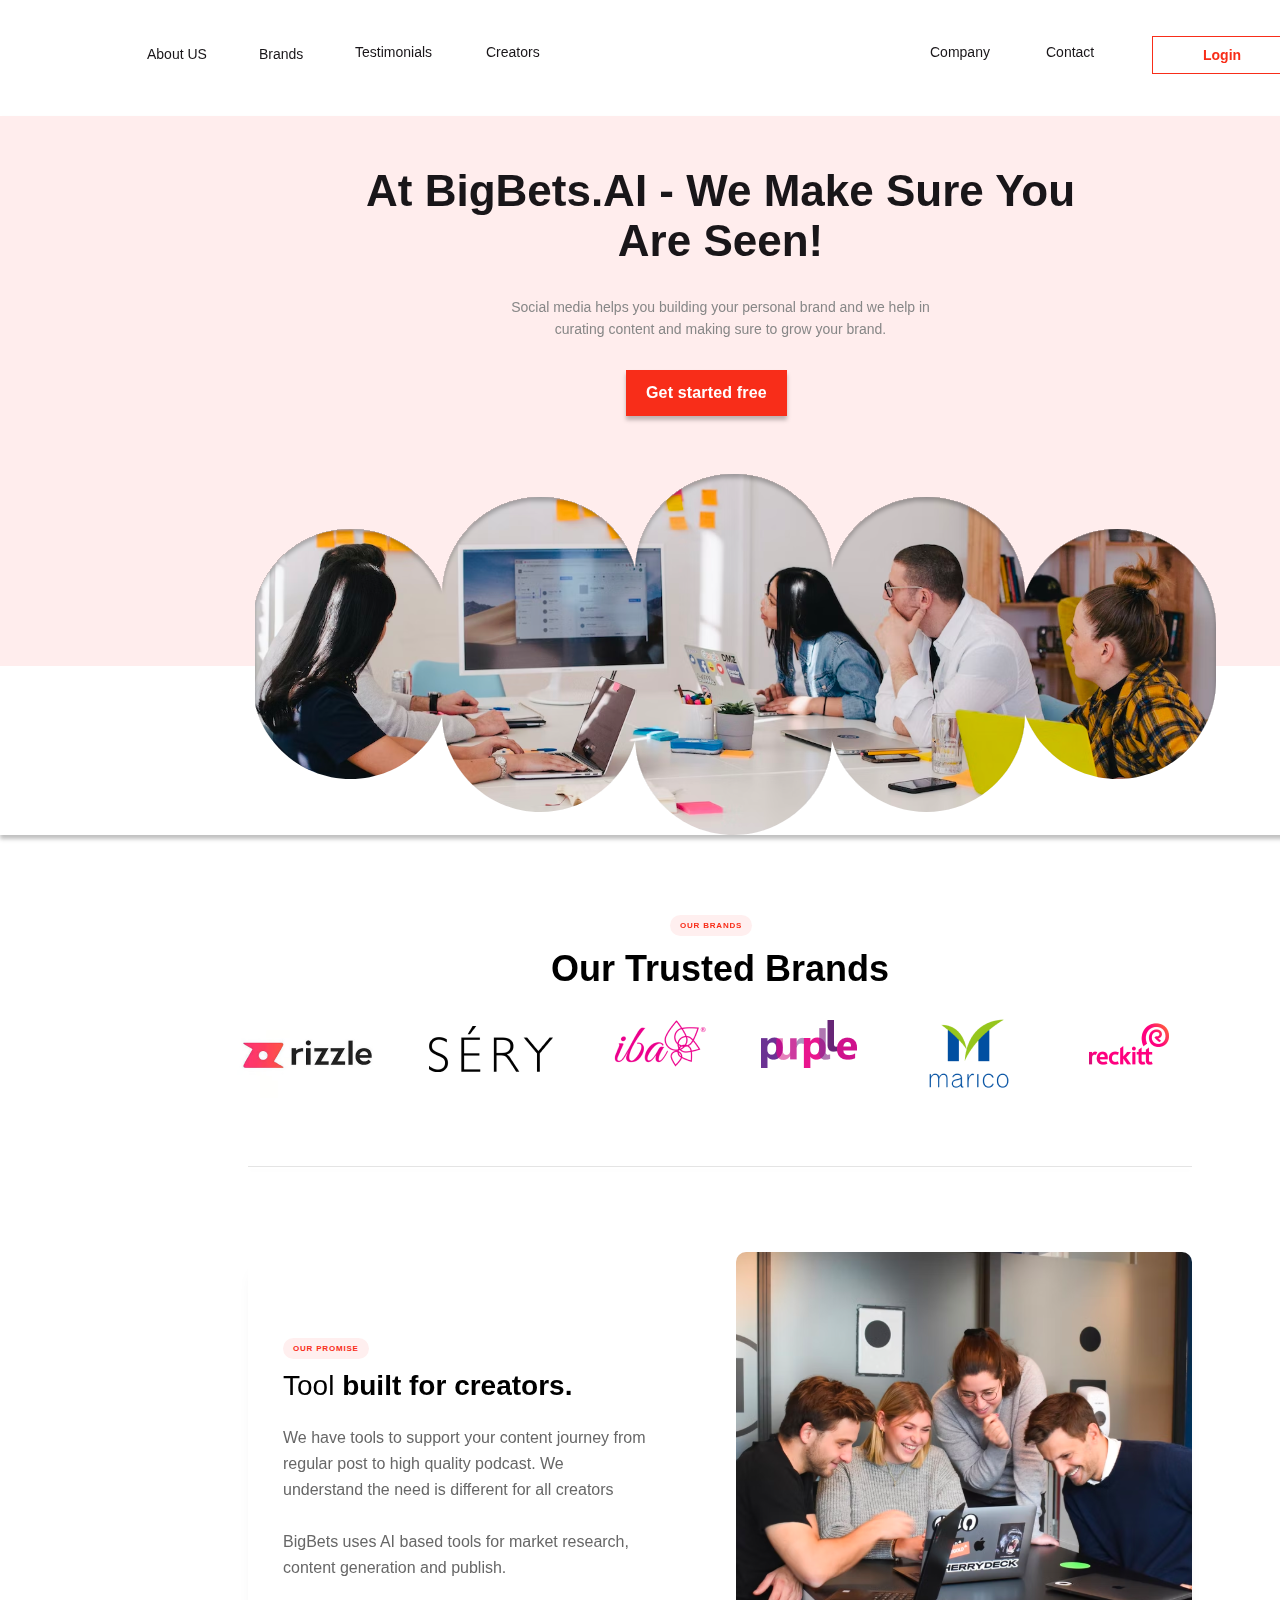
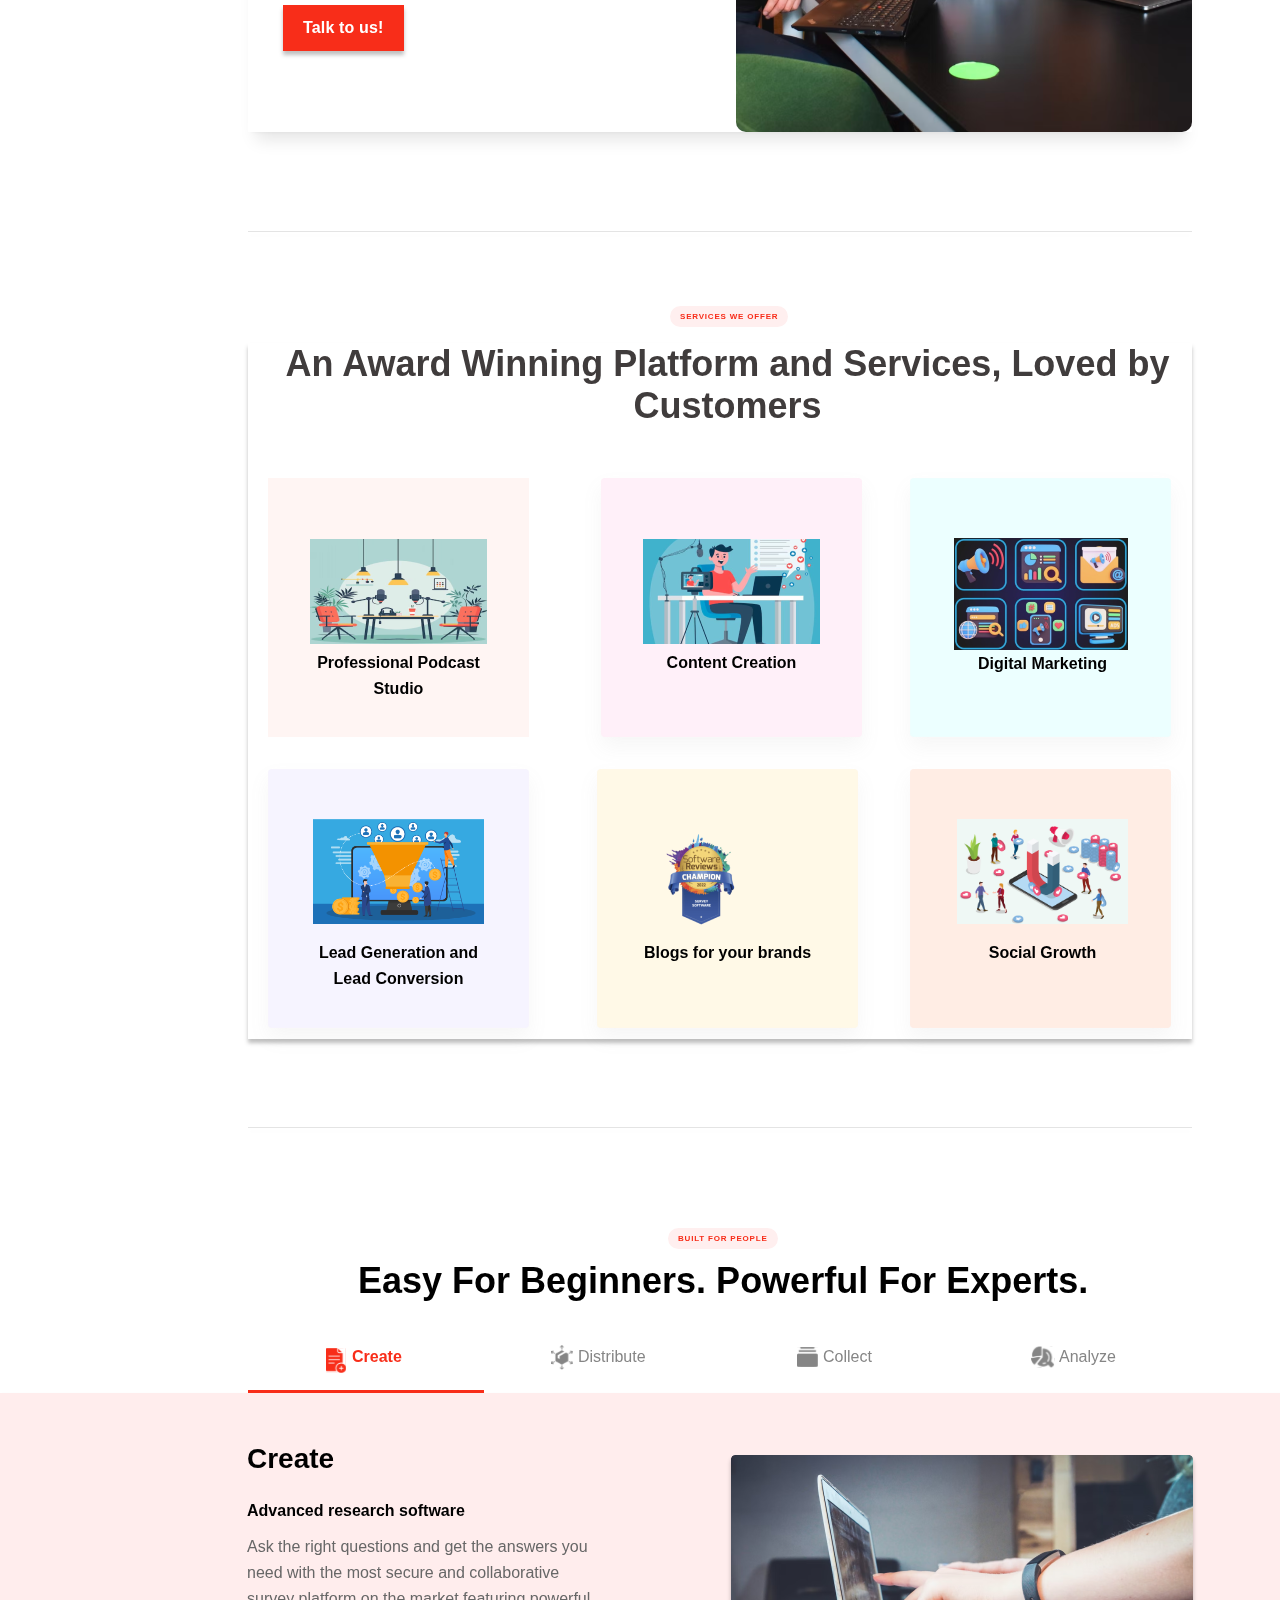
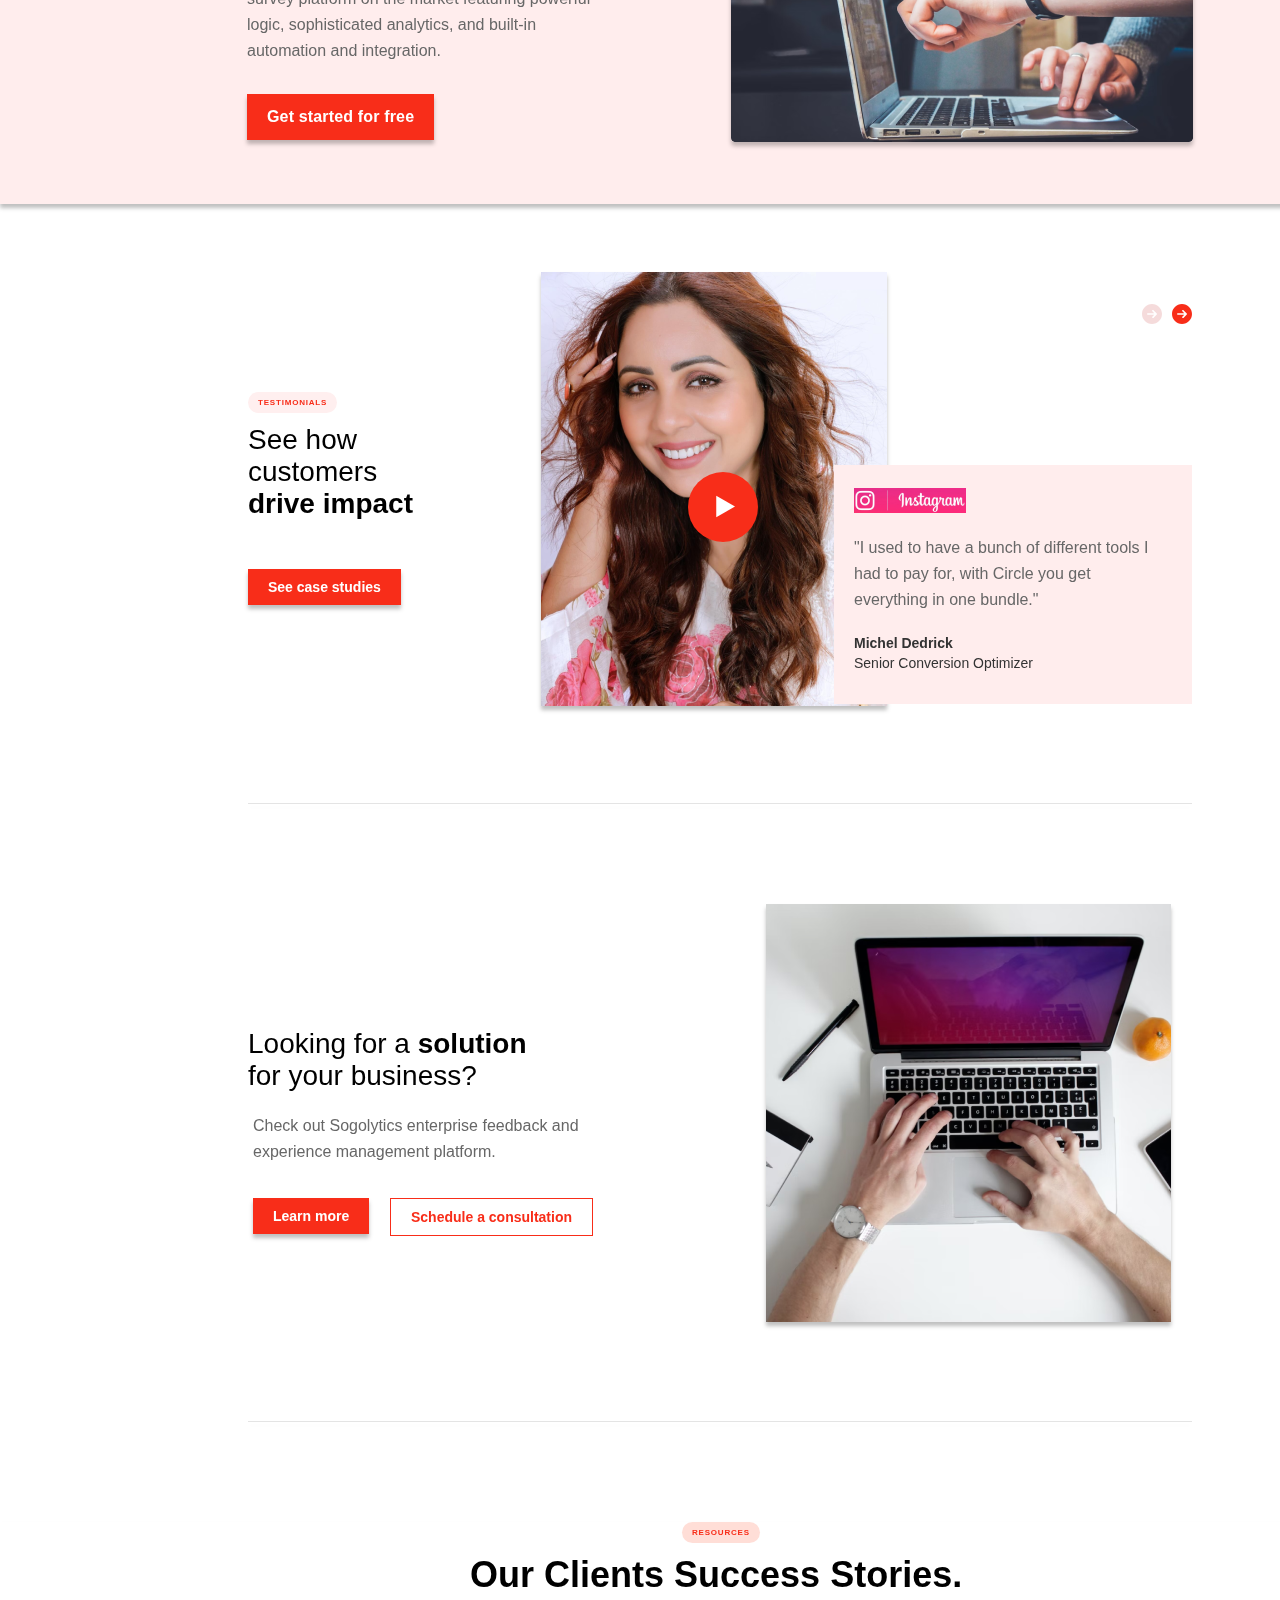
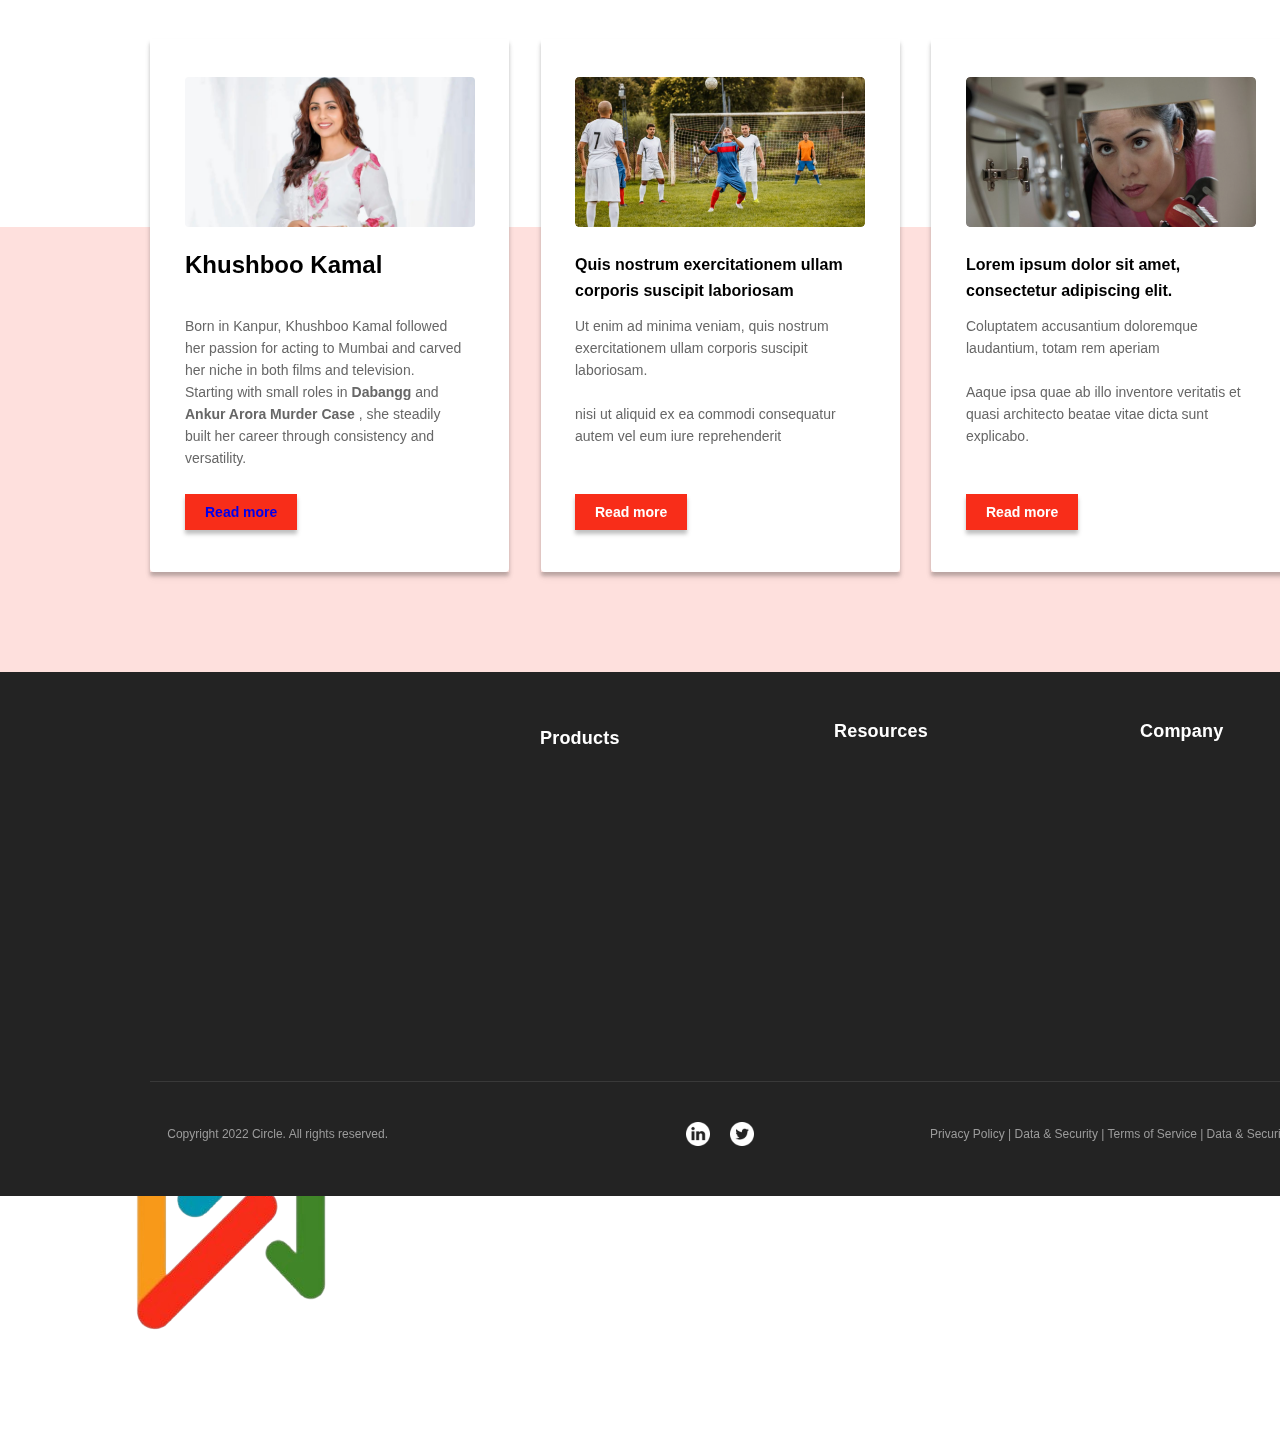
<file: index.html>
<!DOCTYPE html>
<html lang="en">
<head>
  <meta charset="UTF-8">
  <meta http-equiv="X-UA-Compatible" content="IE=edge">
  <meta name="viewport" content="width=device-width, initial-scale=1.0">
  <link rel="stylesheet" href="./vars.css">
  <link rel="stylesheet" href="./style.css">
  
  
  <style>
   a,
   button,
   input,
   select,
   h1,
   h2,
   h3,
   h4,
   h5,
   * {
       box-sizing: border-box;
       margin: 0;
       padding: 0;
       border: none;
       text-decoration: none;
       background: none;
   
       -webkit-font-smoothing: antialiased;
   }
   
   menu, ol, ul {
       list-style-type: none;
       margin: 0;
       padding: 0;
   }
   </style>
  <title>Document</title>
</head>
<body>
  <div class="circle-homepage">
    <div class="line-14"></div>
    <div class="frame-85">
      <div class="our-trusted-brands">Our Trusted Brands</div>
      <div class="group-7">
        <img class="image-14" src="image-140.png" />
        <div class="image-16"></div>
      </div>
      <div class="rectangle-38"></div>
      <div class="rectangle-39"></div>
      <div class="rectangle-40"></div>
      <div class="frame-76">
        <div class="our-brands">Our Brands</div>
      </div>
      <img class="client-28-1" src="client-28-10.png" />
      <img class="client-10-fedmt-7" src="client-10-fedmt-70.png" />
      <img class="client-3-vcynvz" src="client-3-vcynvz0.png" />
      <img class="client-7-pwpil-7" src="client-7-pwpil-70.png" />
      <img class="client-24-nftfzj" src="client-24-nftfzj0.png" />
    </div>
    <div class="line-17"></div>
    <div class="line-18"></div>
    <div class="line-19"></div>
    <div class="line-20"></div>
    <div class="brands">Brands</div>
    <div class="testimonials test-hover">Testimonials</div>
    <div class="contact">Contact</div>
    <div class="company">Company</div>
    <div class="creators">Creators</div>
    <div class="frame-75">
      <div class="login">Login</div>
    </div>
    <div class="about-us">About US</div>
    <div class="frame-88">
      <div class="rectangle-93"></div>
      <img class="image-39" src="image-390.png" />
      <div
        class="social-media-helps-you-building-your-personal-brand-and-we-help-in-curating-content-and-making-sure-to-grow-your-brand"
      >
        Social media helps you building your personal brand and we help in
        curating content and making sure to grow your brand.
      </div>
      <div class="at-big-bets-ai-we-make-sure-you-are-seen">
        At BigBets.AI - We Make Sure You Are Seen!
      </div>
      <div class="frame-56">
        <div class="get-started-free">Get started free</div>
      </div>
      <img class="mask-group" src="mask-group0.svg" />
    </div>
    <div class="frame-84">
      <div class="frame-79">
        <div class="frame-77">
          <div class="our-promise">OUR PROMISE</div>
        </div>
        <div
          class="[base64]"
        >
          We have tools to support your content journey from regular post to high
          quality podcast. We understand the need is different for all creators
          <br />
          <br />
          BigBets uses AI based tools for market research, content generation and
          publish.
        </div>
        <div class="tool-built-for-creators">
          <span>
            <span class="tool-built-for-creators-span">Tool</span>
            <span class="tool-built-for-creators-span2">built for creators.</span>
          </span>
        </div>
        <div class="frame-78">
          <div class="talk-to-us">Talk to us!</div>
        </div>
      </div>
      <img class="mask-group2" src="mask-group1.svg" />
    </div>
    <div class="frame-82">
      <div class="an-award-winning-platform-and-services-loved-by-customers">
        An Award Winning Platform and Services, Loved by Customers
        <br />
      </div>
      <img class="rectangle-48" src="rectangle-480.svg" />
      <div class="rectangle-51"></div>
      <div class="rectangle-49"></div>
      <div class="rectangle-52"></div>
      <div class="rectangle-50"></div>
      <div class="rectangle-53"></div>
      <img class="_1698838121119-1" src="socialgrowth.jpg" />
      <div class="professional-podcast-studio">Professional Podcast Studio</div>
      <div class="lead-generation-and-lead-conversion">
        Lead Generation and Lead Conversion
      </div>
      <div class="content-creation">Content Creation</div>
      <div class="blogs-for-your-brands">Blogs for your brands</div>
      <div class="digital-marketing">Digital Marketing</div>
      <div class="social-growth">Social Growth</div>
      <img class="image-32" src="image-320.png" />
      <div class="frame-81">
        <div class="services-we-offer">Services we offer</div>
      </div>
      <img
        class="cartoon-studio-podcast-isolated-background-641503-9933-copy-jpg-1-1"
        src="cartoon-studio-podcast-isolated-background-641503-9933-copy-jpg-1-10.png"
      />
      <img
        class="man-broadcasting-live-event-illustration-23-2148531129-copy-1-1"
        src="man-broadcasting-live-event-illustration-23-2148531129-copy-1-10.png"
      />
      <img
        class="f-7-f-2151-bb-0-bc-758-e-98245-ef-34-b-16-d-85-b-1"
        src="f-7-f-2151-bb-0-bc-758-e-98245-ef-34-b-16-d-85-b-10.png"
      />
      <img class="_0-5-1" src="Lead-conversion-1.png" />
    </div>
    <div class="frame-92">
      <div
        class="check-out-sogolytics-enterprise-feedback-and-experience-management-platform"
      >
        Check out Sogolytics enterprise feedback and experience management
        platform.
      </div>
      <div class="looking-for-a-solution-for-your-business">
        <span>
          <span class="looking-for-a-solution-for-your-business-span">
            Looking for a
          </span>
          <span class="looking-for-a-solution-for-your-business-span2">
            solution
            <br />
          </span>
          <span class="looking-for-a-solution-for-your-business-span">
            for your business?
          </span>
        </span>
      </div>
      <div class="frame-64">
        <div class="learn-more">Learn more</div>
      </div>
      <div class="frame-65">
        <div class="schedule-a-consultation">Schedule a consultation</div>
      </div>
      <img class="image-34" src="image-340.png" />
    </div>
    <div class="frame-83">
      <div class="rectangle-26"></div>
      <div
        class="[base64]"
      >
        Ask the right questions and get the answers you need with the most secure
        and collaborative survey platform on the market featuring powerful logic,
        sophisticated analytics, and built-in automation and integration.
      </div>
      <div class="advanced-research-software">Advanced research software</div>
      <div class="easy-for-beginners-powerful-for-experts">
        Easy For Beginners. Powerful For Experts.
      </div>
      <div class="create">Create</div>
      <div class="rectangle-41"></div>
      <div class="create2">Create</div>
      <img class="mask-group3" src="mask-group2.svg" />
      <div class="frame-80">
        <div class="get-started-for-free">Get started for free</div>
      </div>
      <div class="distribute">Distribute</div>
      <img class="mask-group4" src="mask-group3.svg" />
      <div class="collect">Collect</div>
      <img class="mask-group5" src="mask-group4.svg" />
      <div class="analyze">Analyze</div>
      <img class="mask-group6" src="mask-group5.svg" />
      <div class="frame-772">
        <div class="built-for-people">built for people</div>
      </div>
      <img
        class="screenshot-2022-08-31-at-12-37-1"
        src="screenshot-2022-08-31-at-12-37-10.png"
      />
    </div>
    <div class="frame-98">
      <div class="frame-60">
        <div class="see-case-studies">See case studies</div>
      </div>
      <div class="see-how-customers-drive-impact">
        <span>
          <span class="see-how-customers-drive-impact-span">
            See how customers
            <br />
          </span>
          <span class="see-how-customers-drive-impact-span2">drive impact</span>
        </span>
      </div>
      <img class="purple-hi-1" src="purple-hi-10.png" />
      <div class="rectangle-44"></div>
      <img class="group-16" src="group-160.svg" />
      <div
        class="i-used-to-have-a-bunch-of-different-tools-i-had-to-pay-for-with-circle-you-get-everything-in-one-bundle"
      >
        &quot;I used to have a bunch of different tools I had to pay for, with
        Circle you get everything in one bundle.&quot;
      </div>
      <div class="michel-dedrick-senior-conversion-optimizer">
        <span>
          <span class="michel-dedrick-senior-conversion-optimizer-span">
            Michel Dedrick
            <br />
          </span>
          <span class="michel-dedrick-senior-conversion-optimizer-span2">
            Senior Conversion Optimizer
          </span>
        </span>
      </div>
      <div class="icon-arrow-slider-next-2">
        <img class="all-icons" src="all-icons0.svg" />
      </div>
      <div class="icon-arrow-slider-next-1">
        <img class="all-icons2" src="all-icons1.svg" />
      </div>
      <div class="frame-91">
        <div class="testimonials2">Testimonials</div>
      </div>
      <img class="instagram-logo-2-1" src="instagram-logo-2-10.png" />
    </div>
    <div class="frame-97">
      <div class="rectangle-42"></div>
      <div class="our-clients-success-stories">Our Clients Success Stories.</div>
      <div class="frame-94">
        <div class="rectangle-932"></div>
        <div
          class="[base64]"
        >
          <span>
            <span
              class="[base64]"
            >
              Born in Kanpur, Khushboo Kamal followed her passion for acting to
              Mumbai and carved her niche in both films and television. Starting
              with small roles in
            </span>
            <span
              class="[base64]"
            >
              Dabangg
            </span>
            <span
              class="[base64]"
            >
              and
            </span>
            <span
              class="[base64]"
            >
              Ankur Arora Murder Case
            </span>
            <span
              class="[base64]"
            >
              , she steadily built her career through consistency and versatility.
            </span>
          </span>
        </div>
        <div class="khushboo-kamal">Khushboo Kamal</div>
        <div class="frame-61">
          <button class="read-more">
            <a href="khushboo_portfolio.html">Read more</a>
          </button>
        </div>
        <img class="rectangle-45" src="article1.jpg" />
      </div>
      <div class="frame-95">
        <div class="rectangle-92"></div>
        <div
          class="ut-enim-ad-minima-veniam-quis-nostrum-exercitationem-ullam-corporis-suscipit-laboriosam-nisi-ut-aliquid-ex-ea-commodi-consequatur-autem-vel-eum-iure-reprehenderit"
        >
          Ut enim ad minima veniam, quis nostrum exercitationem ullam corporis
          suscipit laboriosam.
          <br />
          <br />
          nisi ut aliquid ex ea commodi consequatur autem vel eum iure
          reprehenderit
        </div>
        <div
          class="quis-nostrum-exercitationem-ullam-corporis-suscipit-laboriosam"
        >
          Quis nostrum exercitationem ullam corporis suscipit laboriosam
        </div>
        <div class="frame-62">
          <div class="read-more">Read more</div>
        </div>
        <img class="rectangle-46" src="rectangle-460.png" />
      </div>
      <div class="frame-96">
        <div class="rectangle-91"></div>
        <div class="frame-93">
          <div
            class="coluptatem-accusantium-doloremque-laudantium-totam-rem-aperiam-aaque-ipsa-quae-ab-illo-inventore-veritatis-et-quasi-architecto-beatae-vitae-dicta-sunt-explicabo"
          >
            Coluptatem accusantium doloremque laudantium, totam rem aperiam
            <br />
            <br />
            Aaque ipsa quae ab illo inventore veritatis et quasi architecto beatae
            vitae dicta sunt explicabo.
          </div>
          <div class="lorem-ipsum-dolor-sit-amet-consectetur-adipiscing-elit">
            Lorem ipsum dolor sit amet, consectetur adipiscing elit.
          </div>
          <div class="frame-63">
            <div class="read-more">Read more</div>
          </div>
          <img class="rectangle-47" src="rectangle-470.png" />
        </div>
      </div>
      <div class="frame-773">
        <div class="resources">Resources</div>
      </div>
    </div>
    <div class="footer">
      <div class="rectangle-88"></div>
      <div class="line-4"></div>
      <div
        class="footer1"
      >
        <a href="#" class="footerlink">Professional Podcast Studio</a>
        <br />
        <a href="#" class="footerlink">Content Creation</a>
        <br />
        <a href="#" class="footerlink">Digital Marketing</a>
        <br />
        <a href="#" class="footerlink">Lead Generation and Lead Conversion</a>
        <br />
        <a href="#" class="footerlink">Blogs for your brands</a>
        <br />
        <a href="#" class="footerlink">Social Growth</a>
      </div>
      <div class="footer2">
        <a href="#" class="footerlink">Creators</a>
        <br />
        <a href="#" class="footerlink">Creator - Testimonials</a>
        <br />
        <a href="#" class="footerlink">Client Success Stories</a>
        <br />
        <a href="#" class="footerlink">Blog</a>
        <br />
        <a href="#" class="footerlink">Help</a>
        <br />
      </div>
      <div class="footer3">
        <a href="#" class="footerlink">About Us</a>
        <br />
        <a href="#" class="footerlink">Careers</a>
        <br />
        <a href="#" class="footerlink">Team</a>
        <br />
        <a href="#" class="footerlink">Contact Us</a>
      </div>
      <div class="copyright-2022-circle-all-rights-reserved">
        Copyright 2022 Circle. All rights reserved.
      </div>
      <div class="privacy-policy-data-security-terms-of-service-data-security">
        Privacy Policy | Data &amp; Security | Terms of Service | Data &amp;
        Security
      </div>
      <div class="products">Products</div>
      <div class="resources2">Resources</div>
      <div class="company2">Company</div>
      <img class="group-126" src="group-1260.svg" />
      <img
        class="logo-bottom"
        src="logo.png"
      />
    </div>
    <img
      class="logo"
      src="logo.png"
    />
    <img
      class="indulgexpress-import-2021-4-6-original-rimixatoolforcreatingvideomashupslaunchedby-rizzle-1-1"
      src="indulgexpress-import-2021-4-6-original-rimixatoolforcreatingvideomashupslaunchedby-rizzle-1-10.png"
    />
  </div>
  
</body>
</html>
</file>
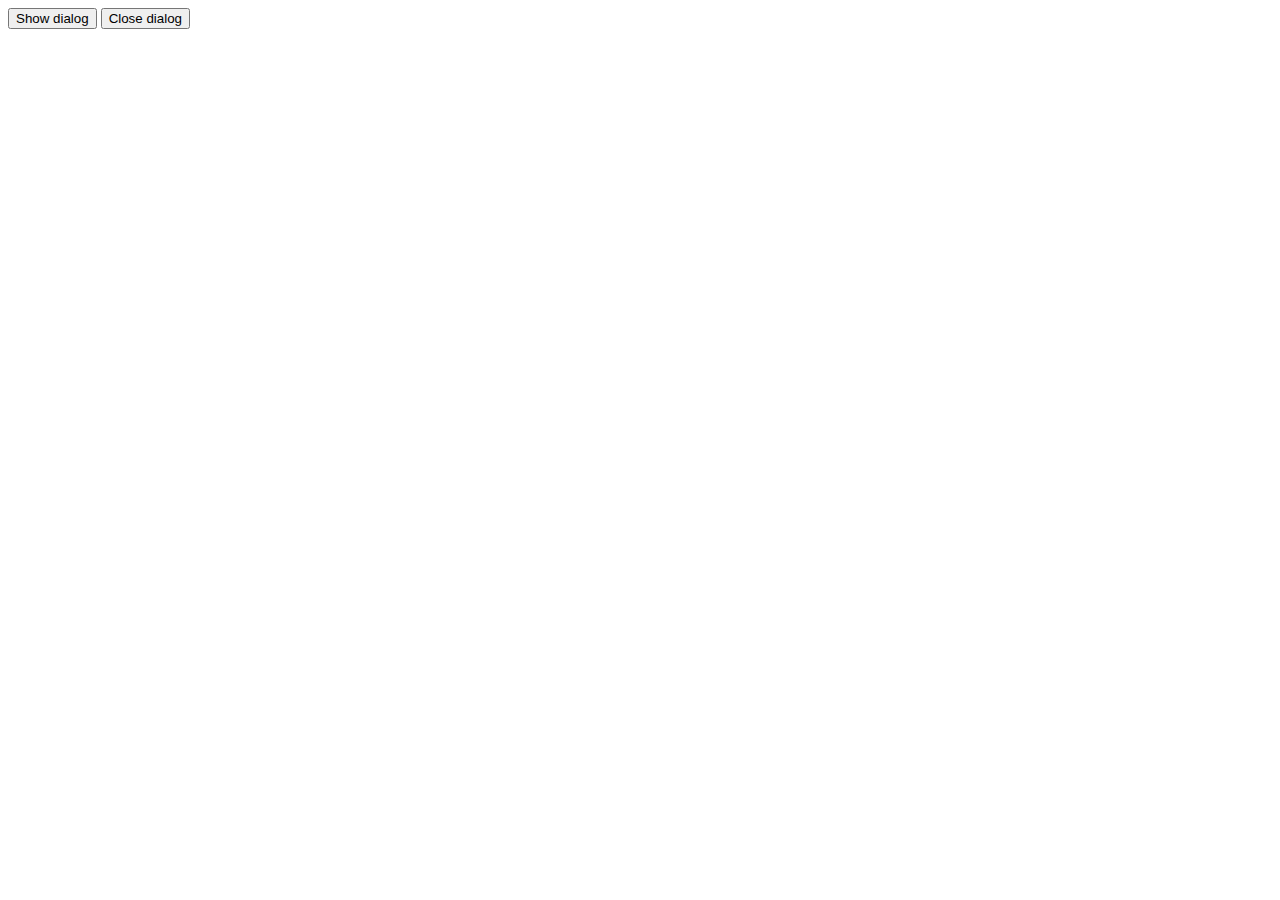
<file: dialog.html>
<html>
<body>
<p>
<button onclick="showDialog()">Show dialog</button>
<button onclick="closeDialog()">Close dialog</button>
</p>

<dialog id="myDialog">This is a dialog window</dialog>

<script>
const dialog = document.getElementById("myDialog"); 

function showDialog() { 
  dialog.show(); 
} 

function closeDialog() { 
  dialog.close(); 
} 
</script>

</body>
</html>
</file>
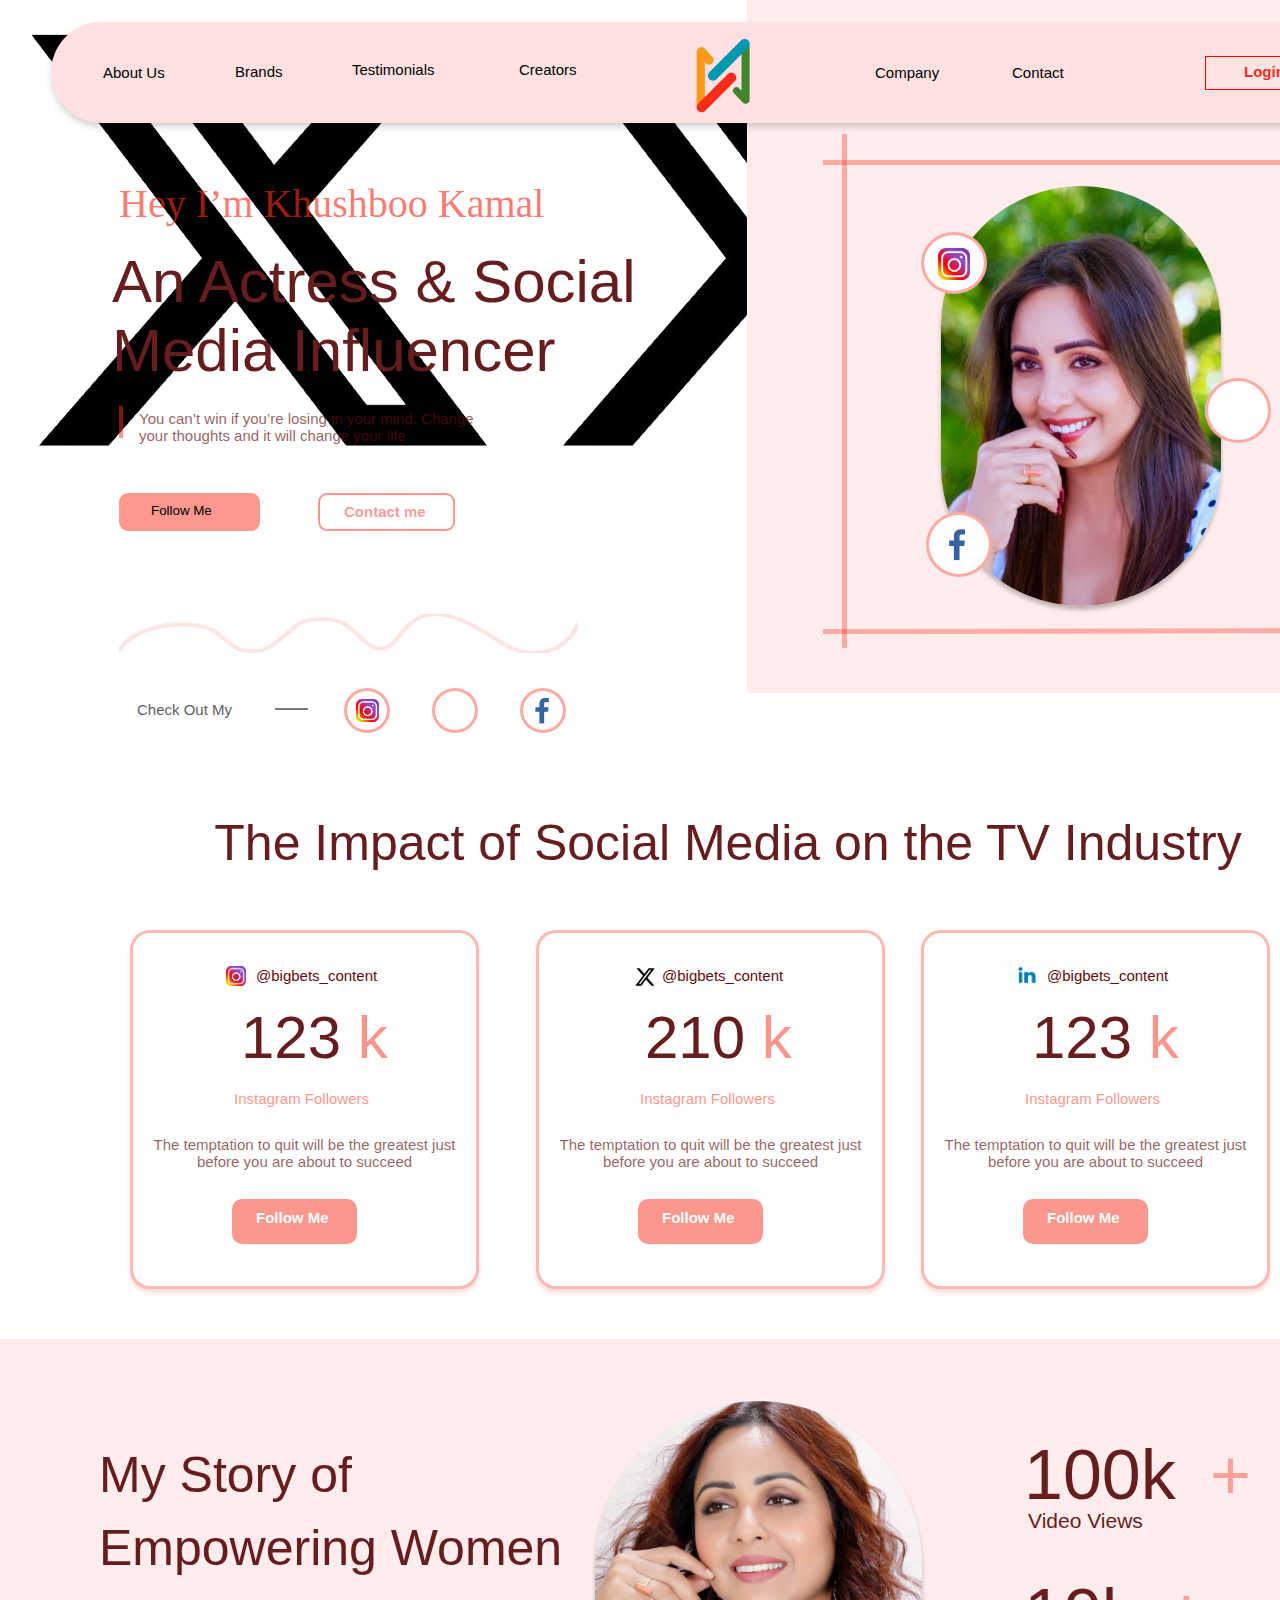
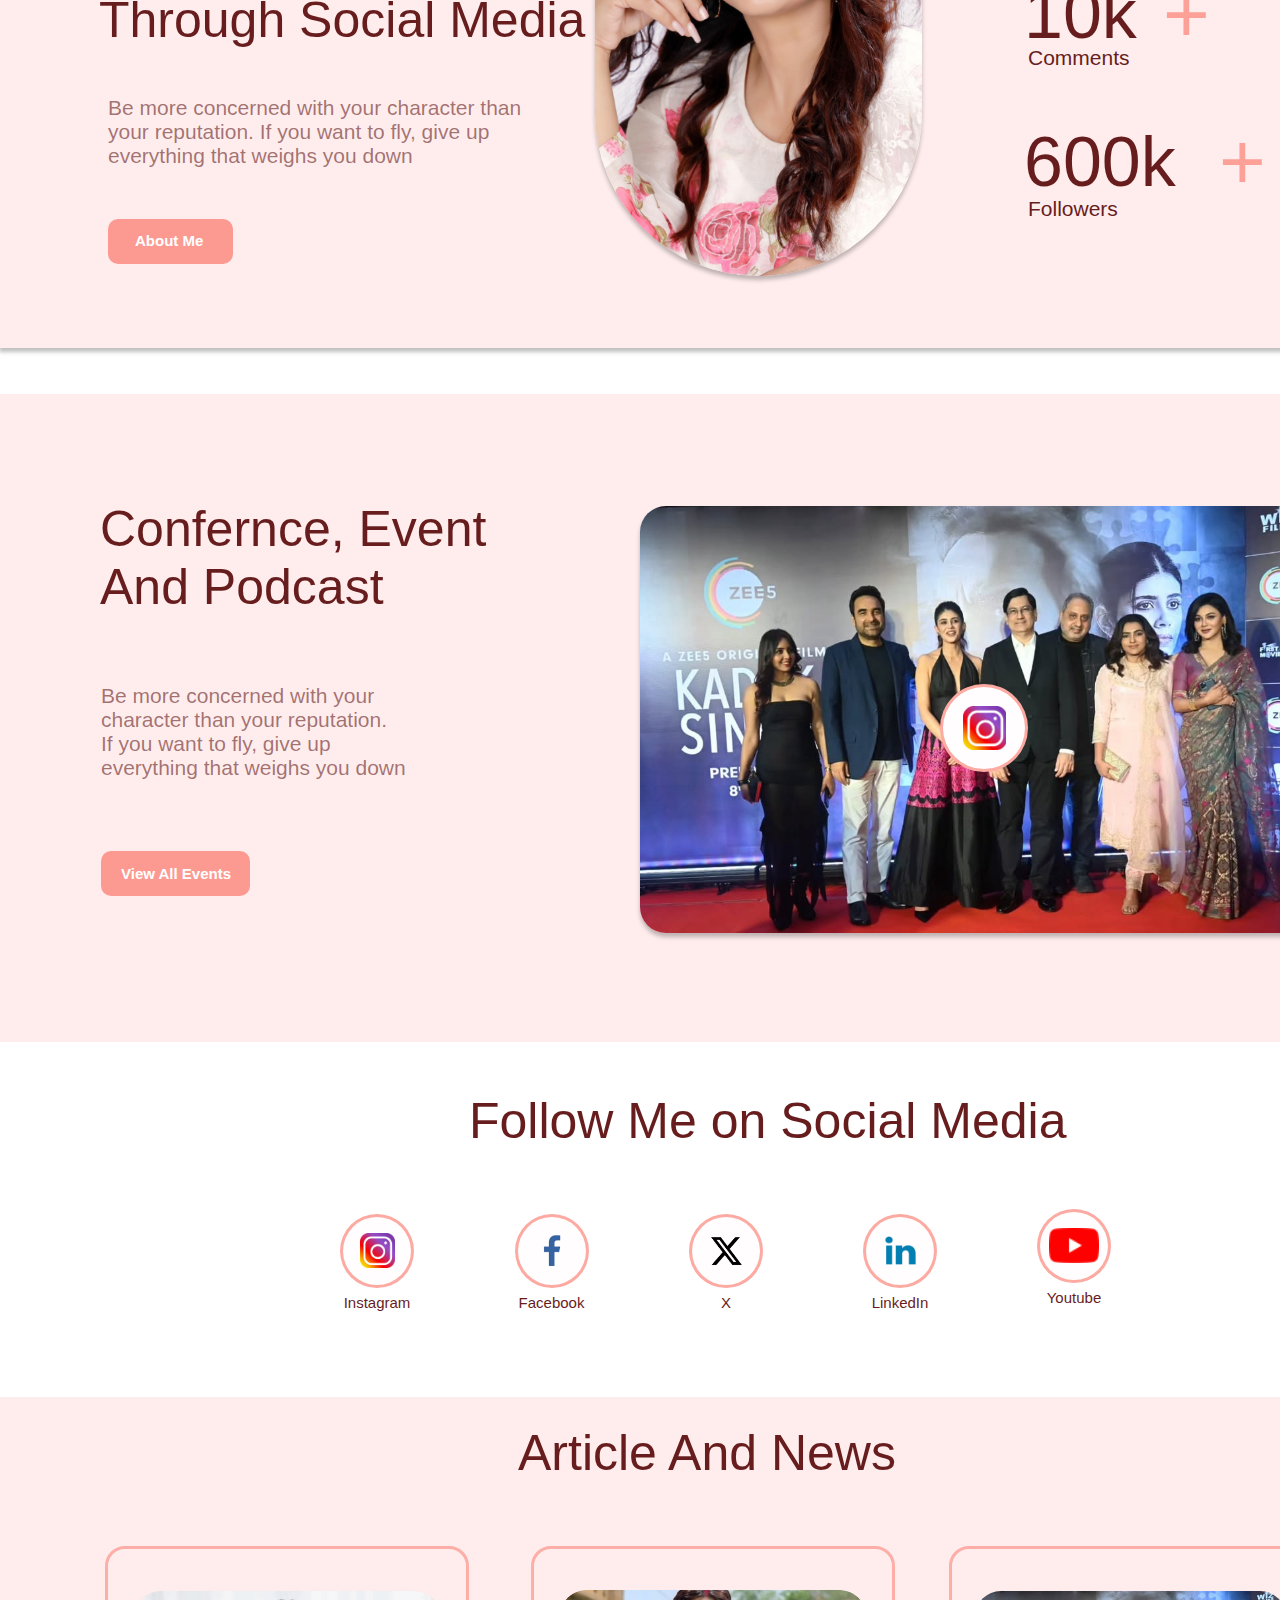
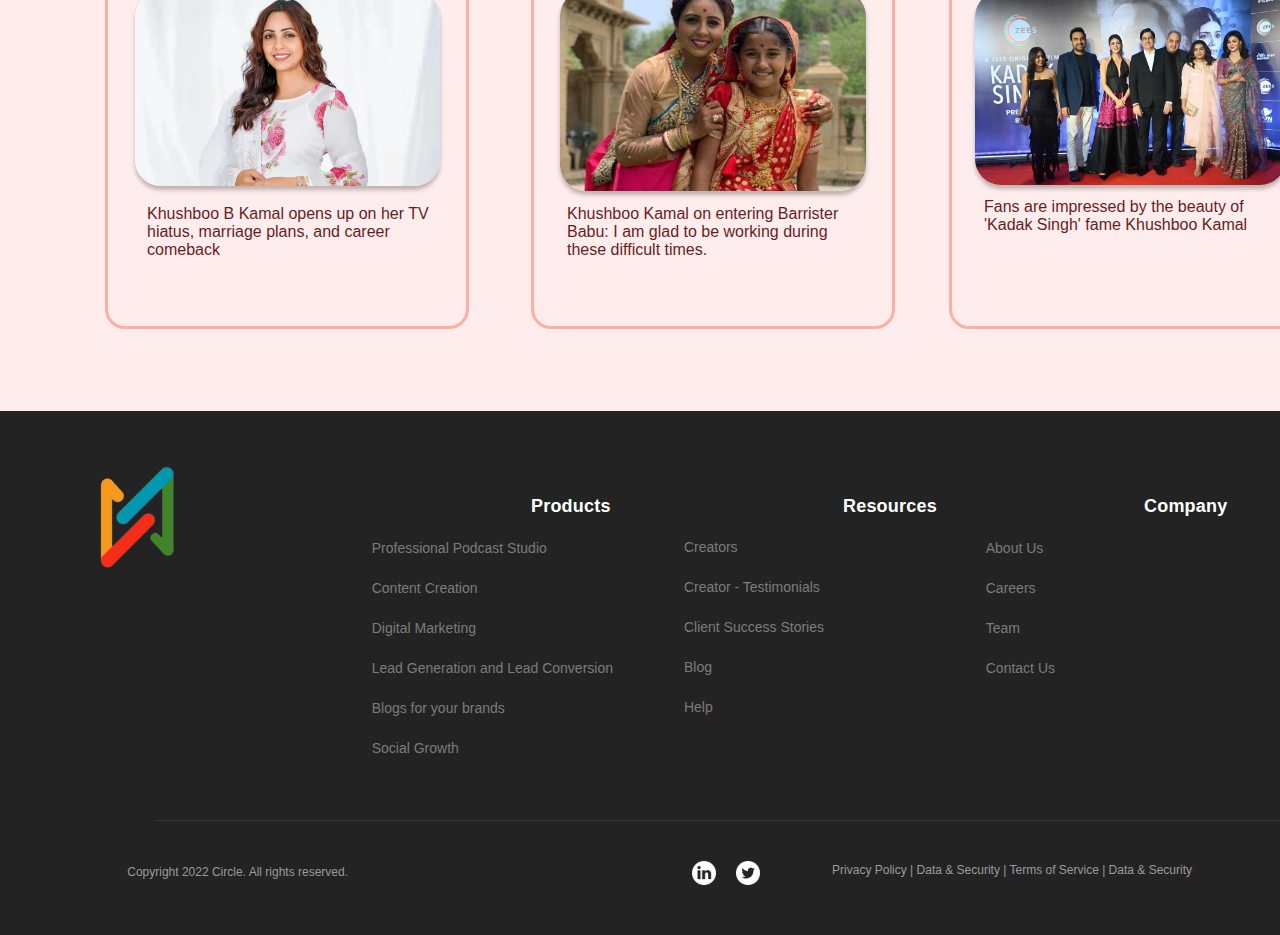
<file: khushboo_portfolio.html>
<!DOCTYPE html>
<html lang="en">
  <head>
    <meta charset="UTF-8" />
    <meta http-equiv="X-UA-Compatible" content="IE=edge" />
    <meta name="viewport" content="width=device-width, initial-scale=1.0" />
    <link rel="stylesheet" href="./vars.css" />
    <link rel="stylesheet" href="./portfolio.css" />

    <style>
      a,
      button,
      input,
      select,
      h1,
      h2,
      h3,
      h4,
      h5,
      * {
        box-sizing: border-box;
        margin: 0;
        padding: 0;
        border: none;
        text-decoration: none;
        background: none;

        -webkit-font-smoothing: antialiased;
      }

      menu,
      ol,
      ul {
        list-style-type: none;
        margin: 0;
        padding: 0;
      }
    </style>
    <title>Document</title>
  </head>
  <body>
    <div class="desktop-1">
      <div class="ellipse-13"></div>
      <div class="facebook">Facebook</div>
      <div class="ellipse-14"></div>
      <img
        class="x-logo-picture-download-7-removebg-preview-5"
        src="x-logo.png"
      />
      <div class="x">X</div>
      <div class="ellipse-15"></div>
      <div class="ellipse-18"></div>
      <div class="rectangle-1"></div>
      <div class="rectangle-123"></div>
      <img
        class="linkedin-icon-21-removebg-preview-5"
        src="linkedin-icon-21-removebg-preview-50.png"
      />
      <div class="linked-in">LinkedIn</div>
      <div class="youtube">Youtube</div>
      <div class="company">Company</div>
      <div class="about-us">About Us</div>
      <div class="brands">Brands</div>
      <div class="testimonials">Testimonials</div>
      <div class="creators">Creators</div>
      <div class="contact">Contact</div>
      <div class="rectangle-3"></div>
      <div class="login">Login</div>
      <div class="line-1"></div>
      <div class="line-3"></div>
      <div class="line-4"></div>
      <div class="line-5"></div>
      <div class="line-2"></div>
      <img
        class="whats-app-image-2025-08-31-at-11-27-53-pm-1"
        src="whats-app-image-2025-08-31-at-11-27-53-pm-10.png"
      />
      <img
        class="divya-s-founder-at-big-bets-ai-1-removebg-preview-1"
        src="divya-s-founder-at-big-bets-ai-1-removebg-preview-10.png"
      />
      <div class="name">Hey I’m Khushboo Kamal</div>
      <div class="an-actress-social-media-influencer">
        An Actress &amp; Social Media Influencer
        <br />
        <br />
      </div>
      <div
        class="sub-title"
      >
        You can’t win if you’re losing in your mind. Change
        <br />
        your thoughts and it will change your life
      </div>
      <div class="rectangle-89"></div>
      <div class="rectangle-90"></div>
      <div class="contact-me">Contact me</div>
      <div class="check-out-my">Check Out My</div>
      <div class="line-6"></div>
      <div class="ellipse-1"></div>
      <div class="ellipse-4"></div>
      <div class="ellipse-5"></div>
      <img class="vector-1" src="vector-10.svg" />
      <img class="insta-logo-1" src="insta-logo-10.png" />
      <div class="ellipse-9"></div>
      <img class="insta-logo-3" src="insta-logo-10.png" />
      <div class="ellipse-11"></div>
      <img
        class="x-logo-picture-download-7-removebg-preview-1"
        src="x-logo.png"
      />
      <div class="ellipse-10"></div>
      <img
        class="x-logo-picture-download-7-removebg-preview-3"
        src="x-logo.png"
      />
      <div class="rectangle-91"></div>
      <div class="rectangle-98"></div>
      <div class="rectangle-111"></div>
      <div class="rectangle-115"></div>
      <img class="kk-1" src="kk-10.png" />
      <div class="article-and-news">Article And News</div>
      <div class="confernce-event-and-podcast">
        Confernce, Event
        <br />
        And Podcast
      </div>
      <div
        class="be-more-concerned-with-your-character-than-your-reputation-if-you-want-to-fly-give-up-everything-that-weighs-you-down"
      >
        Be more concerned with your character than your reputation. If you want
        to fly, give up
        <br />
        everything that weighs you down
        <br />
      </div>
      <div
        class="be-more-concerned-with-your-character-than-your-reputation-if-you-want-to-fly-give-up-everything-that-weighs-you-down2"
      >
        Be more concerned with your
        <br />
        character than your reputation.
        <br />
        If you want to fly, give up
        <br />
        everything that weighs you down
        <br />
      </div>
      <div class="my-story-of-empowering-women-through-social-media">
        My Story of Empowering Women Through Social Media
      </div>
      <div class="div">+</div>
      <div class="video-views">Video Views</div>
      <div class="the-impact-of-social-media-on-the-tv-industry">
        The Impact of Social Media on the TV Industry
        <br />
      </div>
      <div class="rectangle-92"></div>
      <div class="rectangle-117"></div>
      <div class="rectangle-118"></div>
      <div class="rectangle-119"></div>
      <div class="instagram-followers">Instagram Followers</div>
      <div class="_123-k">
        <span>
          <span class="_123-k-span">123</span>
          <span class="_123-k-span2">k</span>
        </span>
      </div>
      <div class="bigbets-content">@bigbets_content</div>
      <img class="insta-logo-4" src="insta-logo-10.png" />
      <div
        class="the-temptation-to-quit-will-be-the-greatest-just-before-you-are-about-to-succeed"
      >
        The temptation to quit will be the greatest just before you are about to
        succeed
      </div>
      <div class="rectangle-95"></div>
      <div class="follow-me">Follow Me</div>
      <div class="rectangle-124"></div>
      <div class="instagram-followers2">Instagram Followers</div>
      <div class="_210-k">
        <span>
          <span class="_210-k-span">210</span>
          <span class="_210-k-span2">k</span>
        </span>
      </div>
      <div class="bigbets-content2">@bigbets_content</div>
      <div
        class="the-temptation-to-quit-will-be-the-greatest-just-before-you-are-about-to-succeed2"
      >
        The temptation to quit will be the greatest just before you are about to
        succeed
      </div>
      <img
        class="x-logo-picture-download-7-removebg-preview-6"
        src="x-logo.png"
      />
      <div class="rectangle-125"></div>
      <div class="follow-me2">Follow Me</div>
      <div class="rectangle-126"></div>
      <img
        class="linkedin-icon-21-removebg-preview-6"
        src="linkedin-icon-21-removebg-preview-50.png"
      />
      <div class="instagram-followers3">Instagram Followers</div>
      <div class="_123-k2">
        <span>
          <span class="_123-k-2-span">123</span>
          <span class="_123-k-2-span2">k</span>
        </span>
      </div>
      <div class="bigbets-content3">@bigbets_content</div>
      <div
        class="the-temptation-to-quit-will-be-the-greatest-just-before-you-are-about-to-succeed3"
      >
        The temptation to quit will be the greatest just before you are about to
        succeed
      </div>
      <div class="rectangle-127"></div>
      <div class="follow-me3">Follow Me</div>
      <button class="follow-me4" click="https://www.instagram.com/khushboo_kamal/">Follow Me</button>
      <div class="rectangle-100"></div>
      <div class="about-me">About Me</div>
      <div class="rectangle-113"></div>
      <div class="view-all-events">View All Events</div>
      <div class="_100-k">100k</div>
      <div class="div2">+</div>
      <div class="comments">Comments</div>
      <div class="_10-k">10k</div>
      <div class="div3">+</div>
      <div class="followers">Followers</div>
      <div class="_600-k">600k</div>
      <div class="rectangle-88"></div>
      <div class="line-42"></div>
      <div
        class="products-footer"
      >
        Professional Podcast Studio
        <br />
        Content Creation
        <br />
        Digital Marketing
        <br />
        Lead Generation and Lead Conversion
        <br />
        Blogs for your brands
        <br />
        Social Growth
      </div>
      <div
        class="resources-footer"
      >
        Creators
        <br />
        Creator - Testimonials
        <br />
        Client Success Stories
        <br />
        Blog
        <br />
        Help
        <br />
      </div>
      <div class="company-footer">
        About Us
        <br />
        Careers
        <br />
        Team
        <br />
        Contact Us
        <br />
        <br />
      </div>
      <div class="copyright-2022-circle-all-rights-reserved">
        Copyright 2022 Circle. All rights reserved.
      </div>
      <div class="privacy-policy-data-security-terms-of-service-data-security">
        Privacy Policy | Data &amp; Security | Terms of Service | Data &amp;
        Security
      </div>
      <div class="products">Products</div>
      <div class="resources">Resources</div>
      <div class="company2">Company</div>
      <img class="group-126" src="group-1260.svg" />
      <img
        class="divya-s-founder-at-big-bets-ai-photoroom-removebg-preview-1"
        src="divya-s-founder-at-big-bets-ai-photoroom-removebg-preview-10.png"
      />
      <div class="ellipse-12"></div>
      <img class="insta-logo-5" src="insta-logo-10.png" />
      <img
        class="event"
        src="event.jpg"
      />
      <div class="ellipse-17"></div>
      <img class="insta-logo-6" src="insta-logo-10.png" />
      <div
        class="article1"
      >
        Khushboo B Kamal opens up on her TV hiatus, marriage plans, and career
        comeback
      </div>
      <div class="follow-me-on-social-media">Follow Me on Social Media</div>
      <div class="instagram">Instagram</div>
      <img
        class="images-removebg-preview-1"
        src="images-removebg-preview-10.png"
      />
      <div
        class="article2"
      >
        Khushboo Kamal on entering Barrister Babu: I am glad to be working
        during these difficult times.
      </div>
      <div
        class="article3"
      >
        Fans are impressed by the beauty of &#039;Kadak Singh&#039; fame
        Khushboo Kamal
      </div>
      <img
        class="you-tube-full-color-icon-2017-svg-6"
        src="you-tube-full-color-icon-2017-svg-60.png"
      />
      <img class="_1747699401777-d-1" src="article1.jpg" />
      <img
        class="event1"
        src="event.jpg"
      />
      <img
        class="khushboo-kamal-34-w-yd-xpz-4315-1"
        src="khushboo-kamal-34-w-yd-xpz-4315-10.png"
      />
      <img
        class="images-removebg-preview-2"
        src="images-removebg-preview-20.png"
      />
      <img
        class="images-removebg-preview-3"
        src="images-removebg-preview-30.png"
      />
    </div>
  </body>
</html>
</file>
<file: vars.css>
/* Figma Styles of your File */
:root {
  /* Colors */
  /* Fonts */
  /* Effects */
}
/* Figma Color Variables of your File */
</file>
<file: style.css>
.circle-homepage,
.circle-homepage * {
  box-sizing: border-box;
}
.circle-homepage {
  background: #ffffff;
  height: 5996px;
  position: relative;
}
.line-14 {
  margin-top: -1px;
  border-style: solid;
  border-color: #000000;
  border-width: 1px 0 0 0;
  opacity: 0.1;
  width: 944px;
  height: 0px;
  position: absolute;
  left: 248px;
  top: 1167px;
  box-shadow: 0px 4px 4px 0px rgba(0, 0, 0, 0.25);
  transform-origin: 0 0;
  transform: rotate(0deg) scale(1, 1);
}
.frame-85 {
  width: 1140px;
  height: 219px;
  position: absolute;
  left: 150px;
  top: 915px;
}
.our-trusted-brands {
  color: #000000;
  text-align: center;
  font-family: "PlusJakartaSans-ExtraBold", sans-serif;
  font-size: 36px;
  font-weight: 800;
  position: absolute;
  left: 401px;
  top: 33px;
}
.group-9 {
  position: absolute;
  inset: 0;
}
.group-7 {
  width: 290.07px;
  height: 30px;
  position: static;
}
.image-14 {
  width: 126.67px;
  height: 30px;
  position: absolute;
  left: 102px;
  top: 119px;
  object-fit: cover;
}
.image-16 {
  width: 113.07px;
  height: 24px;
  position: absolute;
  left: 279px;
  top: 122px;
}
.rectangle-38 {
  width: 971px;
  height: 73px;
  position: absolute;
  left: 94px;
  top: 98px;
  mix-blend-mode: color;
}
.rectangle-39 {
  width: 163px;
  height: 70px;
  position: absolute;
  left: 977px;
  top: 99px;
}
.rectangle-40 {
  width: 163px;
  height: 70px;
  position: absolute;
  left: 163px;
  top: 99px;
  transform-origin: 0 0;
  transform: rotate(0deg) scale(-1, 1);
}
.frame-76 {
  background: #ffefef;
  border-radius: 60px;
  padding: 6px 10px 6px 10px;
  display: flex;
  flex-direction: row;
  gap: 10px;
  align-items: flex-start;
  justify-content: flex-start;
  position: absolute;
  left: 520px;
  top: 0px;
}
.our-brands {
  color: #f82d19;
  text-align: center;
  font-family: "PlusJakartaSans-Bold", sans-serif;
  font-size: 8px;
  letter-spacing: 0.1em;
  font-weight: 700;
  text-transform: uppercase;
  position: relative;
}
.client-28-1 {
  width: 124px;
  height: 46px;
  position: absolute;
  left: 279px;
  top: 111px;
  object-fit: cover;
  aspect-ratio: 124/46;
}
.client-10-fedmt-7 {
  width: 160px;
  height: 80px;
  position: absolute;
  left: 431px;
  top: 94px;
  object-fit: cover;
  aspect-ratio: 2/1;
}
.client-3-vcynvz {
  width: 160px;
  height: 80px;
  position: absolute;
  left: 579px;
  top: 89px;
  object-fit: cover;
  aspect-ratio: 2/1;
}
.client-7-pwpil-7 {
  width: 160px;
  height: 80px;
  position: absolute;
  left: 739px;
  top: 99px;
  object-fit: cover;
  aspect-ratio: 2/1;
}
.client-24-nftfzj {
  width: 160px;
  height: 80px;
  position: absolute;
  left: 899px;
  top: 89px;
  object-fit: cover;
  aspect-ratio: 2/1;
}
.line-17 {
  margin-top: -1px;
  border-style: solid;
  border-color: #000000;
  border-width: 1px 0 0 0;
  opacity: 0.1;
  width: 944px;
  height: 0px;
  position: absolute;
  left: 248px;
  top: 1832px;
  box-shadow: 0px 4px 4px 0px rgba(0, 0, 0, 0.25);
  transform-origin: 0 0;
  transform: rotate(0deg) scale(1, 1);
}
.line-18 {
  margin-top: -1px;
  border-style: solid;
  border-color: #000000;
  border-width: 1px 0 0 0;
  opacity: 0.1;
  width: 944px;
  height: 0px;
  position: absolute;
  left: 248px;
  top: 2728px;
  box-shadow: 0px 4px 4px 0px rgba(0, 0, 0, 0.25);
  transform-origin: 0 0;
  transform: rotate(0deg) scale(1, 1);
}
.line-19 {
  margin-top: -1px;
  border-style: solid;
  border-color: #000000;
  border-width: 1px 0 0 0;
  opacity: 0.1;
  width: 944px;
  height: 0px;
  position: absolute;
  left: 248px;
  top: 4004px;
  box-shadow: 0px 4px 4px 0px rgba(0, 0, 0, 0.25);
  transform-origin: 0 0;
  transform: rotate(0deg) scale(1, 1);
}
.line-20 {
  margin-top: -1px;
  border-style: solid;
  border-color: #000000;
  border-width: 1px 0 0 0;
  opacity: 0.1;
  width: 944px;
  height: 0px;
  position: absolute;
  left: 248px;
  top: 4622px;
  box-shadow: 0px 4px 4px 0px rgba(0, 0, 0, 0.25);
  transform-origin: 0 0;
  transform: rotate(0deg) scale(1, 1);
}
.brands {
  color: #191619;
  text-align: left;
  font-family: "PlusJakartaSans-Regular", sans-serif;
  font-size: 14px;
  font-weight: 400;
  position: absolute;
  left: 259px;
  top: 46px;
}
.testimonials {
  color: #191619;
  text-align: left;
  font-family: "PlusJakartaSans-Regular", sans-serif;
  font-size: 14px;
  font-weight: 400;
  position: absolute;
  left: 355px;
  top: 44px;
}
.contact {
  color: #191619;
  text-align: left;
  font-family: "PlusJakartaSans-Regular", sans-serif;
  font-size: 14px;
  font-weight: 400;
  position: absolute;
  left: 1046px;
  top: 44px;
}
.company {
  color: #191619;
  text-align: left;
  font-family: "PlusJakartaSans-Regular", sans-serif;
  font-size: 14px;
  font-weight: 400;
  position: absolute;
  left: 930px;
  top: 44px;
}
.creators {
  color: #191619;
  text-align: left;
  font-family: "PlusJakartaSans-Regular", sans-serif;
  font-size: 14px;
  font-weight: 400;
  position: absolute;
  left: 486px;
  top: 44px;
}
.frame-75 {
  border-style: solid;
  border-color: #f82d19;
  border-width: 1px;
  padding: 10px 50px 10px 50px;
  display: flex;
  flex-direction: row;
  gap: 10px;
  align-items: flex-start;
  justify-content: flex-start;
  position: absolute;
  left: 1152px;
  top: 36px;
  /* box-shadow: 0px 4px 4px 0px rgba(0, 0, 0, 0.25); */
}
.login {
  color: #f82d19;
  text-align: left;
  font-family: "PlusJakartaSans-Bold", sans-serif;
  font-size: 14px;
  font-weight: 700;
  position: relative;
}
.about-us {
  color: #191619;
  text-align: left;
  font-family: "PlusJakartaSans-Regular", sans-serif;
  font-size: 14px;
  font-weight: 400;
  position: absolute;
  left: 147px;
  top: 46px;
}
.frame-88 {
  width: 1440px;
  height: 719px;
  position: absolute;
  left: 0px;
  top: 116px;
  box-shadow: 0px 4px 4px 0px rgba(0, 0, 0, 0.25);
}
.rectangle-93 {
  background: #ffeded;
  width: 1440px;
  height: 550px;
  position: absolute;
  left: 0px;
  top: 0px;
}
.image-39 {
  opacity: 0.1;
  width: 1440px;
  height: 550px;
  position: absolute;
  left: 0px;
  top: 0px;
  object-fit: cover;
}
.social-media-helps-you-building-your-personal-brand-and-we-help-in-curating-content-and-making-sure-to-grow-your-brand {
  color: #878787;
  text-align: center;
  font-family: "PlusJakartaSans-Regular", sans-serif;
  font-size: 14px;
  line-height: 22px;
  font-weight: 400;
  position: absolute;
  left: 497px;
  top: 180px;
  width: 447px;
}
.at-big-bets-ai-we-make-sure-you-are-seen {
  color: #191619;
  text-align: center;
  font-family: "PlusJakartaSans-Bold", sans-serif;
  font-size: 44px;
  font-weight: 700;
  position: absolute;
  left: 331px;
  top: 50px;
  width: 779px;
}
.frame-56 {
  background: #f82d19;
  padding: 14px 20px 14px 20px;
  display: flex;
  flex-direction: row;
  gap: 10px;
  align-items: center;
  justify-content: center;
  position: absolute;
  left: 626px;
  top: 254px;
  box-shadow: 0px 4px 4px 0px rgba(0, 0, 0, 0.25);
}
.get-started-free {
  color: #ffffff;
  text-align: left;
  font-family: "PlusJakartaSans-Bold", sans-serif;
  font-size: 16px;
  letter-spacing: 0.01em;
  font-weight: 700;
  position: relative;
}
.mask-group {
  height: auto;
  position: absolute;
  left: 252px;
  top: 358px;
  overflow: visible;
}
.frame-84 {
  background: #ffffff;
  width: 944px;
  height: 480px;
  position: absolute;
  left: 248px;
  top: 1252px;
  box-shadow: var(
    --drop-shadow-500-box-shadow,
    0px 4px 4px -4px rgba(12, 12, 13, 0.05),
    0px 16px 16px -8px rgba(12, 12, 13, 0.1)
  );
}
.frame-79 {
  width: 446px;
  height: 367px;
  position: absolute;
  left: 35px;
  top: 56px;
}
.frame-77 {
  background: #ffefef;
  border-radius: 60px;
  padding: 6px 10px 6px 10px;
  display: flex;
  flex-direction: row;
  gap: 10px;
  align-items: flex-start;
  justify-content: flex-start;
  position: absolute;
  left: 0px;
  top: 30px;
}
.our-promise {
  color: #f82d19;
  text-align: center;
  font-family: "PlusJakartaSans-Bold", sans-serif;
  font-size: 8px;
  letter-spacing: 0.1em;
  font-weight: 700;
  text-transform: uppercase;
  position: relative;
}
.[base64] {
  color: #676767;
  text-align: left;
  font-family: "PlusJakartaSans-Regular", sans-serif;
  font-size: 16px;
  line-height: 26px;
  font-weight: 400;
  position: absolute;
  left: 0px;
  top: 117px;
  width: 365px;
}
.tool-built-for-creators {
  color: #000000;
  text-align: left;
  font-family: "-", sans-serif;
  font-size: 28px;
  font-weight: 400;
  position: absolute;
  left: 0px;
  top: 62px;
}
.tool-built-for-creators-span {
  font-family: "PlusJakartaSans-Regular", sans-serif;
}
.tool-built-for-creators-span2 {
  font-family: "PlusJakartaSans-Bold", sans-serif;
  font-weight: 700;
}
.frame-78 {
  background: #f82d19;
  padding: 14px 20px 14px 20px;
  display: flex;
  flex-direction: row;
  gap: 10px;
  align-items: center;
  justify-content: center;
  position: absolute;
  left: 0px;
  top: 297px;
  box-shadow: 0px 4px 4px 0px rgba(0, 0, 0, 0.25);
}
.talk-to-us {
  color: #ffffff;
  text-align: left;
  font-family: "PlusJakartaSans-Bold", sans-serif;
  font-size: 16px;
  letter-spacing: 0.01em;
  font-weight: 700;
  position: relative;
}
.mask-group2 {
  height: auto;
  position: absolute;
  left: 488px;
  top: 0px;
  overflow: visible;
}
.frame-82 {
  width: 944px;
  height: 696px;
  position: absolute;
  left: 248px;
  top: 1943px;
  box-shadow: 0px 4px 4px 0px rgba(0, 0, 0, 0.25);
}
.an-award-winning-platform-and-services-loved-by-customers {
  color: #403c3c;
  text-align: center;
  font-family: "PlusJakartaSans-Bold", sans-serif;
  font-size: 36px;
  font-weight: 700;
  position: absolute;
  left: 28px;
  top: 0px;
  width: 903px;
}
.rectangle-48 {
  border-radius: 0px;
  width: 261px;
  height: 259px;
  position: absolute;
  left: 20px;
  top: 135px;
  overflow: visible;
}
.rectangle-51 {
  background: #f6f4ff;
  border-radius: 4px;
  border-style: solid;
  border-color: rgba(255, 245, 243, 0.1);
  border-width: 1px;
  width: 261px;
  height: 259px;
  position: absolute;
  left: 20px;
  top: 426px;
  box-shadow: 0px 10px 20px 0px rgba(136, 136, 136, 0.08);
}
.rectangle-49 {
  background: #fff0f9;
  border-radius: 4px;
  border-style: solid;
  border-color: rgba(255, 245, 243, 0.1);
  border-width: 1px;
  width: 261px;
  height: 259px;
  position: absolute;
  left: 353px;
  top: 135px;
  box-shadow: 0px 10px 20px 0px rgba(136, 136, 136, 0.08);
}
.rectangle-52 {
  background: #fff9e7;
  border-radius: 4px;
  border-style: solid;
  border-color: rgba(255, 245, 243, 0.1);
  border-width: 1px;
  width: 261px;
  height: 259px;
  position: absolute;
  left: 349px;
  top: 426px;
  box-shadow: 0px 10px 20px 0px rgba(136, 136, 136, 0.08);
}
.rectangle-50 {
  background: #ecffff;
  border-radius: 4px;
  border-style: solid;
  border-color: rgba(255, 245, 243, 0.1);
  border-width: 1px;
  width: 261px;
  height: 259px;
  position: absolute;
  left: 662px;
  top: 135px;
  box-shadow: 0px 10px 20px 0px rgba(136, 136, 136, 0.08);
}
.rectangle-53 {
  background: #ffede4;
  border-radius: 4px;
  border-style: solid;
  border-color: rgba(255, 245, 243, 0.1);
  border-width: 1px;
  width: 261px;
  height: 259px;
  position: absolute;
  left: 662px;
  top: 426px;
  box-shadow: 0px 10px 20px 0px rgba(136, 136, 136, 0.08);
}
._1698838121119-1 {
  width: 171px;
  height: 105px;
  position: absolute;
  left: 880px;
  top: 476px;
  transform-origin: 0 0;
  transform: rotate(0deg) scale(-1, 1);
  object-fit: cover;
}
.professional-podcast-studio {
  color: #000000;
  text-align: center;
  font-family: "PlusJakartaSans-Bold", sans-serif;
  font-size: 16px;
  line-height: 26px;
  font-weight: 700;
  position: absolute;
  left: 65px;
  top: 307px;
  width: 171px;
}
.lead-generation-and-lead-conversion {
  color: #000000;
  text-align: center;
  font-family: "PlusJakartaSans-Bold", sans-serif;
  font-size: 16px;
  line-height: 26px;
  font-weight: 700;
  position: absolute;
  left: 65px;
  top: 597px;
  width: 171px;
}
.content-creation {
  color: #000000;
  text-align: center;
  font-family: "PlusJakartaSans-Bold", sans-serif;
  font-size: 16px;
  line-height: 26px;
  font-weight: 700;
  position: absolute;
  left: 398px;
  top: 307px;
  width: 171px;
}
.blogs-for-your-brands {
  color: #000000;
  text-align: center;
  font-family: "PlusJakartaSans-Bold", sans-serif;
  font-size: 16px;
  line-height: 26px;
  font-weight: 700;
  position: absolute;
  left: 394px;
  top: 597px;
  width: 171px;
}
.digital-marketing {
  color: #000000;
  text-align: center;
  font-family: "PlusJakartaSans-Bold", sans-serif;
  font-size: 16px;
  line-height: 26px;
  font-weight: 700;
  position: absolute;
  left: calc(50% - -237px);
  bottom: 362px;
  width: 171px;
}
.social-growth {
  color: #000000;
  text-align: center;
  font-family: "PlusJakartaSans-Bold", sans-serif;
  font-size: 16px;
  line-height: 26px;
  font-weight: 700;
  position: absolute;
  left: 709px;
  top: 597px;
  width: 171px;
}
.image-32 {
  width: 72.13px;
  height: 100px;
  position: absolute;
  left: 416px;
  top: 487px;
  object-fit: cover;
}
.frame-81 {
  background: #ffefef;
  border-radius: 60px;
  padding: 6px 10px 6px 10px;
  display: flex;
  flex-direction: row;
  gap: 10px;
  align-items: flex-start;
  justify-content: flex-start;
  position: absolute;
  left: 422px;
  top: -37px;
}
.services-we-offer {
  color: #f82d19;
  text-align: center;
  font-family: "PlusJakartaSans-Bold", sans-serif;
  font-size: 8px;
  letter-spacing: 0.1em;
  font-weight: 700;
  text-transform: uppercase;
  position: relative;
}
.cartoon-studio-podcast-isolated-background-641503-9933-copy-jpg-1-1 {
  width: 177px;
  height: 105px;
  position: absolute;
  left: 62px;
  top: 196px;
  object-fit: cover;
}
.man-broadcasting-live-event-illustration-23-2148531129-copy-1-1 {
  width: 177px;
  height: 105px;
  position: absolute;
  left: 395px;
  top: 196px;
  object-fit: cover;
}
.f-7-f-2151-bb-0-bc-758-e-98245-ef-34-b-16-d-85-b-1 {
  width: 174px;
  height: 112px;
  position: absolute;
  left: 706px;
  top: 195px;
  object-fit: cover;
  aspect-ratio: 174/112;
}
._0-5-1 {
  width: 171px;
  height: 105px;
  position: absolute;
  left: 65px;
  top: 476px;
  object-fit: cover;
}
.shutterstock-197308901-1 {
  width: 171px;
  height: 105px;
  position: absolute;
  left: 394px;
  top: 476px;
  object-fit: cover;
}
.frame-92 {
  width: 923px;
  height: 418px;
  position: absolute;
  left: 248px;
  top: 4104px;
  /* box-shadow: 0px 4px 4px 0px rgba(0, 0, 0, 0.25); */
}
.check-out-sogolytics-enterprise-feedback-and-experience-management-platform {
  color: #676767;
  text-align: left;
  font-family: "PlusJakartaSans-Regular", sans-serif;
  font-size: 16px;
  line-height: 26px;
  font-weight: 400;
  position: absolute;
  left: 5px;
  top: 209px;
  width: 359px;
}
.looking-for-a-solution-for-your-business {
  color: #000000;
  text-align: left;
  font-family: "-", sans-serif;
  font-size: 28px;
  font-weight: 400;
  position: absolute;
  left: 0px;
  top: 124px;
}
.looking-for-a-solution-for-your-business-span {
  font-family: "PlusJakartaSans-Regular", sans-serif;
}
.looking-for-a-solution-for-your-business-span2 {
  font-family: "PlusJakartaSans-Bold", sans-serif;
  font-weight: 700;
}
.frame-64 {
  background: #f82d19;
  padding: 10px 20px 10px 20px;
  display: flex;
  flex-direction: row;
  gap: 10px;
  align-items: center;
  justify-content: center;
  position: absolute;
  left: 5px;
  top: 294px;
  box-shadow: 0px 4px 4px 0px rgba(0, 0, 0, 0.25);
}
.learn-more {
  color: #ffffff;
  text-align: left;
  font-family: "PlusJakartaSans-Bold", sans-serif;
  font-size: 14px;
  font-weight: 700;
  position: relative;
}
.frame-65 {
  border-style: solid;
  border-color: #f82d19;
  border-width: 1px;
  padding: 10px 20px 10px 20px;
  display: flex;
  flex-direction: row;
  gap: 10px;
  align-items: flex-start;
  justify-content: flex-start;
  position: absolute;
  left: 142px;
  top: 294px;
  /* box-shadow: 0px 4px 4px 0px rgba(0, 0, 0, 0.25); */
}
.schedule-a-consultation {
  color: #f82d19;
  text-align: left;
  font-family: "PlusJakartaSans-Bold", sans-serif;
  font-size: 14px;
  font-weight: 700;
  position: relative;
}
.image-34 {
  width: 405px;
  height: 418px;
  position: absolute;
  left: 518px;
  top: 0px;
  box-shadow: 0px 4px 4px 0px rgba(0, 0, 0, 0.25);
  object-fit: cover;
}
.frame-83 {
  width: 1440px;
  height: 576px;
  position: absolute;
  left: 0px;
  top: 2828px;
}
.rectangle-26 {
  background: #ffeded;
  width: 1440px;
  height: 411px;
  position: absolute;
  left: 0px;
  top: 165px;
  box-shadow: 0px 4px 4px 0px rgba(0, 0, 0, 0.25);
}
.[base64] {
  color: #676767;
  text-align: left;
  font-family: "PlusJakartaSans-Regular", sans-serif;
  font-size: 16px;
  line-height: 26px;
  font-weight: 400;
  position: absolute;
  left: 247px;
  top: 306px;
  width: 359px;
}
.advanced-research-software {
  color: #000000;
  text-align: left;
  font-family: "PlusJakartaSans-Bold", sans-serif;
  font-size: 16px;
  line-height: 26px;
  font-weight: 700;
  position: absolute;
  left: 247px;
  top: 270px;
}
.easy-for-beginners-powerful-for-experts {
  color: #000000;
  text-align: center;
  font-family: "PlusJakartaSans-Bold", sans-serif;
  font-size: 36px;
  font-weight: 700;
  position: absolute;
  left: 358px;
  top: 32px;
}
.create {
  color: #000000;
  text-align: left;
  font-family: "PlusJakartaSans-SemiBold", sans-serif;
  font-size: 28px;
  font-weight: 600;
  position: absolute;
  left: 247px;
  top: 215px;
}
.rectangle-41 {
  background: #f82d19;
  width: 236px;
  height: 3px;
  position: absolute;
  left: 248px;
  top: 162px;
}
.group-127 {
  position: absolute;
  inset: 0;
}
.create2 {
  color: #f82d19;
  text-align: left;
  font-family: "PlusJakartaSans-SemiBold", sans-serif;
  font-size: 16px;
  font-weight: 600;
  position: absolute;
  left: 352px;
  top: 120px;
}
.mask-group3 {
  width: 19.87px;
  height: 25px;
  position: absolute;
  left: 326px;
  top: 120px;
  overflow: visible;
}
.frame-80 {
  background: #f82d19;
  padding: 14px 20px 14px 20px;
  display: flex;
  flex-direction: row;
  gap: 10px;
  align-items: center;
  justify-content: center;
  position: absolute;
  left: 247px;
  top: 466px;
  box-shadow: 0px 4px 4px 0px rgba(0, 0, 0, 0.25);
}
.get-started-for-free {
  color: #ffffff;
  text-align: left;
  font-family: "PlusJakartaSans-Bold", sans-serif;
  font-size: 16px;
  letter-spacing: 0.01em;
  font-weight: 700;
  position: relative;
}
.group-128 {
  opacity: 0.4;
  position: absolute;
  inset: 0;
}
.distribute {
  color: #676767;
  text-align: left;
  font-family: "PlusJakartaSans-Regular", sans-serif;
  font-size: 16px;
  font-weight: 400;
  opacity: 0.8;
  position: absolute;
  left: 578px;
  top: 120px;
}
.mask-group4 {
  width: 21.78px;
  height: 25px;
  position: absolute;
  left: 551px;
  top: 117px;
  overflow: visible;
}
.group-129 {
  opacity: 0.4;
  position: absolute;
  inset: 0;
}
.collect {
  color: #676767;
  text-align: left;
  font-family: "PlusJakartaSans-Regular", sans-serif;
  font-size: 16px;
  font-weight: 400;
  opacity: 0.8;
  position: absolute;
  left: 823px;
  top: 120px;
}
.mask-group5 {
  width: 20.85px;
  height: 20px;
  position: absolute;
  left: 797px;
  top: 119px;
  overflow: visible;
}
.group-130 {
  opacity: 0.4;
  position: absolute;
  inset: 0;
}
.analyze {
  color: #676767;
  text-align: left;
  font-family: "PlusJakartaSans-Regular", sans-serif;
  font-size: 16px;
  font-weight: 400;
  opacity: 0.8;
  position: absolute;
  left: 1059px;
  top: 120px;
}
.mask-group6 {
  width: 24.24px;
  height: 22px;
  position: absolute;
  left: 1031px;
  top: 118px;
  overflow: visible;
}
.frame-772 {
  background: #ffefef;
  border-radius: 60px;
  padding: 6px 10px 6px 10px;
  display: flex;
  flex-direction: row;
  gap: 10px;
  align-items: flex-start;
  justify-content: flex-start;
  position: absolute;
  left: 668px;
  top: 0px;
}
.built-for-people {
  color: #f82d19;
  text-align: center;
  font-family: "PlusJakartaSans-Bold", sans-serif;
  font-size: 8px;
  letter-spacing: 0.1em;
  font-weight: 700;
  text-transform: uppercase;
  position: relative;
}
.screenshot-2022-08-31-at-12-37-1 {
  border-radius: 4px;
  width: 462px;
  height: 287px;
  position: absolute;
  left: 731px;
  top: 227px;
  box-shadow: 0px 4px 4px 0px rgba(0, 0, 0, 0.25);
  object-fit: cover;
}
.frame-98 {
  width: 944px;
  height: 400px;
  position: absolute;
  left: 248px;
  top: 3504px;
}
.frame-60 {
  background: #f82d19;
  padding: 10px 20px 10px 20px;
  display: flex;
  flex-direction: row;
  gap: 10px;
  align-items: center;
  justify-content: center;
  position: absolute;
  left: 0px;
  top: 265px;
  box-shadow: 0px 4px 4px 0px rgba(0, 0, 0, 0.25);
}
.see-case-studies {
  color: #ffffff;
  text-align: left;
  font-family: "PlusJakartaSans-Bold", sans-serif;
  font-size: 14px;
  font-weight: 700;
  position: relative;
}
.see-how-customers-drive-impact {
  color: #000000;
  text-align: left;
  font-family: "-", sans-serif;
  font-size: 28px;
  font-weight: 400;
  position: absolute;
  left: 0px;
  top: 120px;
  width: 219px;
}
.see-how-customers-drive-impact-span {
  font-family: "PlusJakartaSans-Regular", sans-serif;
}
.see-how-customers-drive-impact-span2 {
  font-family: "PlusJakartaSans-Bold", sans-serif;
  font-weight: 700;
}
.purple-hi-1 {
  width: 346px;
  height: 434px;
  position: absolute;
  left: 293px;
  top: -32px;
  box-shadow: 0px 4px 4px 0px rgba(0, 0, 0, 0.25);
  object-fit: cover;
  aspect-ratio: 346/434;
}
.rectangle-44 {
  background: #ffeded;
  width: 358px;
  height: 239px;
  position: absolute;
  left: 586px;
  top: 161px;
}
.group-16 {
  height: auto;
  position: absolute;
  left: 440px;
  top: 168px;
  overflow: visible;
}
.i-used-to-have-a-bunch-of-different-tools-i-had-to-pay-for-with-circle-you-get-everything-in-one-bundle {
  color: #676767;
  text-align: left;
  font-family: "PlusJakartaSans-Regular", sans-serif;
  font-size: 16px;
  line-height: 26px;
  font-weight: 400;
  position: absolute;
  left: 606px;
  top: 231px;
  width: 296px;
}
.michel-dedrick-senior-conversion-optimizer {
  color: #333333;
  text-align: left;
  font-family: "-", sans-serif;
  font-size: 14px;
  line-height: 20px;
  font-weight: 400;
  position: absolute;
  left: 606px;
  top: 329px;
}
.michel-dedrick-senior-conversion-optimizer-span {
  font-family: "PlusJakartaSans-Bold", sans-serif;
  font-weight: 700;
}
.michel-dedrick-senior-conversion-optimizer-span2 {
  font-family: "PlusJakartaSans-Regular", sans-serif;
}
.icon-arrow-slider-next-2 {
  width: 20px;
  height: 20px;
  position: absolute;
  left: 914px;
  top: 0px;
  transform-origin: 0 0;
  transform: rotate(0deg) scale(-1, 1);
  overflow: hidden;
}
.all-icons {
  height: auto;
  position: absolute;
  left: 0px;
  top: 0px;
  overflow: visible;
}
.icon-arrow-slider-next-1 {
  width: 20px;
  height: 20px;
  position: absolute;
  left: 924px;
  top: 0px;
  overflow: hidden;
}
.all-icons2 {
  height: auto;
  position: absolute;
  left: 0px;
  top: 0px;
  overflow: visible;
}
.frame-91 {
  background: #ffefef;
  border-radius: 60px;
  padding: 6px 10px 6px 10px;
  display: flex;
  flex-direction: row;
  gap: 10px;
  align-items: flex-start;
  justify-content: flex-start;
  position: absolute;
  left: 0px;
  top: 88px;
}
.testimonials2 {
  color: #f82d19;
  text-align: center;
  font-family: "PlusJakartaSans-Bold", sans-serif;
  font-size: 8px;
  letter-spacing: 0.1em;
  font-weight: 700;
  text-transform: uppercase;
  position: relative;
}
.instagram-logo-2-1 {
  width: 112px;
  height: 25px;
  position: absolute;
  left: 606px;
  top: 184px;
  object-fit: cover;
  aspect-ratio: 112/25;
}
.frame-97 {
  width: 1440px;
  height: 750px;
  position: absolute;
  left: 0px;
  top: 4722px;
  box-shadow: 0px 4px 4px 0px rgba(0, 0, 0, 0.25);
}
.rectangle-42 {
  background: rgba(248, 45, 25, 0.15);
  width: 1440px;
  height: 445px;
  position: absolute;
  left: 0px;
  top: 305px;
}
.our-clients-success-stories {
  color: #000000;
  text-align: center;
  font-family: "PlusJakartaSans-ExtraBold", sans-serif;
  font-size: 36px;
  font-weight: 800;
  position: absolute;
  left: 470px;
  top: 32px;
}
.frame-94 {
  width: 359px;
  height: 533px;
  position: absolute;
  left: 150px;
  top: 117px;
  box-shadow: 0px 4px 4px 0px rgba(0, 0, 0, 0.25);
}
.rectangle-932 {
  background: #ffffff;
  border-radius: 4px;
  width: 359px;
  height: 533px;
  position: absolute;
  left: 0px;
  top: 0px;
  box-shadow: 0px 7px 10px 0px rgba(0, 0, 0, 0.03);
}
.[base64] {
  color: #676767;
  text-align: left;
  font-family: "-", sans-serif;
  font-size: 14px;
  line-height: 22px;
  font-weight: 400;
  position: absolute;
  left: 35px;
  top: 276px;
  width: 280px;
}
.[base64] {
  font-family: "PlusJakartaSans-Regular", sans-serif;
}
.[base64] {
  font-family: "PlusJakartaSans-Bold", sans-serif;
  font-weight: 700;
}
.khushboo-kamal {
  color: #000000;
  text-align: left;
  font-family: "PlusJakartaSans-Bold", sans-serif;
  font-size: 24px;
  line-height: 26px;
  font-weight: 700;
  position: absolute;
  left: 35px;
  top: 213px;
  width: 280px;
}
.frame-61 {
  background: #f82d19;
  padding: 10px 20px 10px 20px;
  display: flex;
  flex-direction: row;
  gap: 10px;
  align-items: center;
  justify-content: center;
  position: absolute;
  left: 35px;
  top: 455px;
  box-shadow: 0px 4px 4px 0px rgba(0, 0, 0, 0.25);
}
.read-more {
  color: #ffffff;
  text-align: left;
  font-family: "PlusJakartaSans-Bold", sans-serif;
  font-size: 14px;
  font-weight: 700;
  position: relative;
}
.rectangle-45 {
  border-radius: 4px;
  width: 290px;
  height: 150px;
  position: absolute;
  left: 35px;
  top: 38px;
  object-fit: cover;
}
._1747699401777-d-1 {
  border-radius: 9px;
  width: 290px;
  height: 163px;
  position: absolute;
  left: 35px;
  top: 30px;
  object-fit: cover;
  aspect-ratio: 290/163;
}
.frame-95 {
  width: 359px;
  height: 533px;
  position: absolute;
  left: 541px;
  top: 117px;
  box-shadow: 0px 4px 4px 0px rgba(0, 0, 0, 0.25);
}
.rectangle-92 {
  background: #ffffff;
  border-radius: 4px;
  width: 359px;
  height: 533px;
  position: absolute;
  left: 0px;
  top: 0px;
  box-shadow: 0px 7px 10px 0px rgba(0, 0, 0, 0.03);
}
.ut-enim-ad-minima-veniam-quis-nostrum-exercitationem-ullam-corporis-suscipit-laboriosam-nisi-ut-aliquid-ex-ea-commodi-consequatur-autem-vel-eum-iure-reprehenderit {
  color: #676767;
  text-align: left;
  font-family: "PlusJakartaSans-Regular", sans-serif;
  font-size: 14px;
  line-height: 22px;
  font-weight: 400;
  position: absolute;
  left: 34px;
  top: 276px;
  width: 290px;
}
.quis-nostrum-exercitationem-ullam-corporis-suscipit-laboriosam {
  color: #000000;
  text-align: left;
  font-family: "PlusJakartaSans-Bold", sans-serif;
  font-size: 16px;
  line-height: 26px;
  font-weight: 700;
  position: absolute;
  left: 34px;
  top: 213px;
  width: 280px;
}
.frame-62 {
  background: #f82d19;
  padding: 10px 20px 10px 20px;
  display: flex;
  flex-direction: row;
  gap: 10px;
  align-items: center;
  justify-content: center;
  position: absolute;
  left: 34px;
  top: 455px;
  box-shadow: 0px 4px 4px 0px rgba(0, 0, 0, 0.25);
}
.rectangle-46 {
  border-radius: 4px;
  width: 290px;
  height: 150px;
  position: absolute;
  left: 34px;
  top: 38px;
  object-fit: cover;
}
.frame-96 {
  width: 359px;
  height: 533px;
  position: absolute;
  left: 931px;
  top: 117px;
  box-shadow: 0px 4px 4px 0px rgba(0, 0, 0, 0.25);
}
.rectangle-91 {
  background: #ffffff;
  border-radius: 4px;
  width: 359px;
  height: 533px;
  position: absolute;
  left: 0px;
  top: 0px;
  box-shadow: 0px 7px 10px 0px rgba(0, 0, 0, 0.03);
}
.frame-93 {
  width: 290px;
  height: 455px;
  position: absolute;
  left: 35px;
  top: 38px;
}
.coluptatem-accusantium-doloremque-laudantium-totam-rem-aperiam-aaque-ipsa-quae-ab-illo-inventore-veritatis-et-quasi-architecto-beatae-vitae-dicta-sunt-explicabo {
  color: #676767;
  text-align: left;
  font-family: "PlusJakartaSans-Regular", sans-serif;
  font-size: 14px;
  line-height: 22px;
  font-weight: 400;
  position: absolute;
  left: 0px;
  top: 238px;
  width: 290px;
}
.lorem-ipsum-dolor-sit-amet-consectetur-adipiscing-elit {
  color: #000000;
  text-align: left;
  font-family: "PlusJakartaSans-Bold", sans-serif;
  font-size: 16px;
  line-height: 26px;
  font-weight: 700;
  position: absolute;
  left: 0px;
  top: 175px;
  width: 280px;
}
.frame-63 {
  background: #f82d19;
  padding: 10px 20px 10px 20px;
  display: flex;
  flex-direction: row;
  gap: 10px;
  align-items: center;
  justify-content: center;
  position: absolute;
  left: 0px;
  top: 417px;
  box-shadow: 0px 4px 4px 0px rgba(0, 0, 0, 0.25);
}
.rectangle-47 {
  border-radius: 4px;
  width: 290px;
  height: 150px;
  position: absolute;
  left: 0px;
  top: 0px;
  object-fit: cover;
}
.frame-773 {
  background: #ffded7;
  border-radius: 60px;
  padding: 6px 10px 6px 10px;
  display: flex;
  flex-direction: row;
  gap: 10px;
  align-items: flex-start;
  justify-content: flex-start;
  position: absolute;
  left: 682px;
  top: 0px;
}
.resources {
  color: #f82d19;
  text-align: center;
  font-family: "PlusJakartaSans-Bold", sans-serif;
  font-size: 8px;
  letter-spacing: 0.1em;
  font-weight: 700;
  text-transform: uppercase;
  position: relative;
}
.footer {
  width: 1440px;
  height: 524px;
  position: absolute;
  left: 0px;
  top: 5472px;
}
.rectangle-88 {
  background: #232323;
  width: 1440px;
  height: 524px;
  position: absolute;
  left: 0px;
  top: 0px;
}
.line-4 {
  margin-top: -1px;
  border-style: solid;
  border-color: #ffffff;
  border-width: 1px 0 0 0;
  opacity: 0.1;
  width: 1140px;
  height: 0px;
  position: absolute;
  left: 150px;
  top: 410px;
  transform-origin: 0 0;
  transform: rotate(0deg) scale(1, 1);
}
.professional-podcast-studio-content-creation-digital-marketing-lead-generation-and-lead-conversion-blogs-for-your-brands-social-growth {
  color: #7c7c7c;
  text-align: left;
  font-family: "PlusJakartaSans-Medium", sans-serif;
  font-size: 14px;
  line-height: 40px;
  font-weight: 500;
  position: absolute;
  right: 645px;
  top: calc(50% - 158px);
}
.creators-creator-testimonials-client-success-stories-blog-help {
  color: #7c7c7c;
  text-align: left;
  font-family: "PlusJakartaSans-Medium", sans-serif;
  font-size: 14px;
  line-height: 40px;
  font-weight: 500;
  position: absolute;
  right: 456px;
  top: calc(50% - 172px);
}
.about-us-careers-team-contact-us {
  color: #7c7c7c;
  text-align: left;
  font-family: "PlusJakartaSans-Medium", sans-serif;
  font-size: 14px;
  line-height: 40px;
  font-weight: 500;
  position: absolute;
  right: 224px;
  top: calc(50% - 172px);
}
.copyright-2022-circle-all-rights-reserved {
  color: #9b9b9b;
  text-align: left;
  font-family: "PlusJakartaSans-Medium", sans-serif;
  font-size: 12px;
  font-weight: 500;
  position: absolute;
  right: 1052px;
  top: calc(50% - -193px);
}
.privacy-policy-data-security-terms-of-service-data-security {
  color: #9b9b9b;
  text-align: left;
  font-family: "Raleway-Medium", sans-serif;
  font-size: 12px;
  font-weight: 500;
  position: absolute;
  right: 150px;
  top: calc(50% - -193px);
}
.products {
  color: #ffffff;
  text-align: left;
  font-family: "PlusJakartaSans-Bold", sans-serif;
  font-size: 18px;
  line-height: 18px;
  letter-spacing: 0.2px;
  font-weight: 700;
  position: absolute;
  left: 540px;
  top: 57px;
  display: flex;
  align-items: center;
  justify-content: flex-start;
}
.resources2 {
  color: #ffffff;
  text-align: left;
  font-family: "PlusJakartaSans-Bold", sans-serif;
  font-size: 18px;
  line-height: 18px;
  letter-spacing: 0.2px;
  font-weight: 700;
  position: absolute;
  left: 834px;
  top: 50px;
  display: flex;
  align-items: center;
  justify-content: flex-start;
}
.company2 {
  color: #ffffff;
  text-align: left;
  font-family: "PlusJakartaSans-Bold", sans-serif;
  font-size: 18px;
  line-height: 18px;
  letter-spacing: 0.2px;
  font-weight: 700;
  position: absolute;
  left: 1140px;
  top: 50px;
  display: flex;
  align-items: center;
  justify-content: flex-start;
}
.group-126 {
  height: auto;
  position: absolute;
  left: 686px;
  top: 450px;
  overflow: visible;
}
.divya-s-founder-at-big-bets-ai-photoroom-removebg-preview-1 {
  width: 193px;
  height: 193px;
  position: absolute;
  left: 54px;
  top: -7px;
  object-fit: cover;
  aspect-ratio: 1;
}
.divya-s-founder-at-big-bets-ai-1-1 {
  width: 66px;
  height: 81px;
  position: absolute;
  left: 50%;
  translate: -50%;
  top: 15px;
  object-fit: cover;
  aspect-ratio: 66/81;
  box-shadow: none !important;
}
.indulgexpress-import-2021-4-6-original-rimixatoolforcreatingvideomashupslaunchedby-rizzle-1-1 {
  width: 177px;
  height: 88px;
  position: absolute;
  left: 219px;
  top: 1010px;
  object-fit: cover;
  aspect-ratio: 177/88;
}
</file>
<file: portfolio.css>
.desktop-1,
.desktop-1 * {
  box-sizing: border-box;
}
.desktop-1 {
  background: #ffffff;
  height: 4135px;
  position: relative;
  overflow: hidden;
}
.ellipse-13 {
  background: #fffdfd;
  border-radius: 50%;
  border-style: solid;
  border-color: rgba(248, 45, 25, 0.4);
  border-width: 3px;
  width: 74px;
  height: 74px;
  position: absolute;
  left: 515px;
  top: 2814px;
}
.facebook {
  color: #671d1d;
  text-align: center;
  font-family: "PlayfairDisplay-Regular", sans-serif;
  font-size: 15px;
  font-weight: 400;
  position: absolute;
  left: 505px;
  top: 2894px;
  width: 93px;
  height: 27px;
}
.ellipse-14 {
  background: #fffdfd;
  border-radius: 50%;
  border-style: solid;
  border-color: rgba(248, 45, 25, 0.4);
  border-width: 3px;
  width: 74px;
  height: 74px;
  position: absolute;
  left: 689px;
  top: 2814px;
}
.x-logo-picture-download-7-removebg-preview-5 {
  width: 35px;
  height: 32px;
  position: absolute;
  left: 709px;
  top: 2835px;
  object-fit: cover;
  aspect-ratio: 35/32;
}
.x {
  color: #671d1d;
  text-align: center;
  font-family: "PlayfairDisplay-Regular", sans-serif;
  font-size: 15px;
  font-weight: 400;
  position: absolute;
  left: 719px;
  top: 2894px;
  width: 14px;
  height: 27px;
}
.ellipse-15 {
  background: #fffdfd;
  border-radius: 50%;
  border-style: solid;
  border-color: rgba(248, 45, 25, 0.4);
  border-width: 3px;
  width: 74px;
  height: 74px;
  position: absolute;
  left: 863px;
  top: 2814px;
}
.ellipse-18 {
  background: #fffdfd;
  border-radius: 50%;
  border-style: solid;
  border-color: rgba(248, 45, 25, 0.4);
  border-width: 3px;
  width: 74px;
  height: 74px;
  position: absolute;
  left: 1037px;
  top: 2809px;
}
.rectangle-1 {
  background: #ffeded;
  width: 693px;
  height: 693px;
  position: absolute;
  left: 747px;
  top: 0px;
}
.rectangle-123 {
  background: #ffe1e1;
  border-radius: 60px;
  width: 1336px;
  height: 101px;
  position: absolute;
  left: 51px;
  top: 22px;
  box-shadow: 0px 4px 8.9px -2px rgba(0, 0, 0, 0.25);
}
.linkedin-icon-21-removebg-preview-5 {
  width: 35px;
  height: 35px;
  position: absolute;
  left: 883px;
  top: 2833px;
  object-fit: cover;
  aspect-ratio: 1;
}
.linked-in {
  color: #671d1d;
  text-align: center;
  font-family: "PlayfairDisplay-Regular", sans-serif;
  font-size: 15px;
  font-weight: 400;
  position: absolute;
  left: 856px;
  top: 2894px;
  width: 88px;
  height: 27px;
}
.youtube {
  color: #671d1d;
  text-align: center;
  font-family: "PlayfairDisplay-Regular", sans-serif;
  font-size: 15px;
  font-weight: 400;
  position: absolute;
  left: 1034px;
  top: 2889px;
  width: 80px;
  height: 27px;
}
.company {
  color: #000000;
  text-align: left;
  font-family: "PlusJakartaSans-Regular", sans-serif;
  font-size: 15px;
  font-weight: 400;
  position: absolute;
  left: 875px;
  top: 64px;
}
.about-us {
  color: #000000;
  text-align: left;
  font-family: "PlusJakartaSans-Regular", sans-serif;
  font-size: 15px;
  font-weight: 400;
  position: absolute;
  left: 103px;
  top: 64px;
}
.brands {
  color: #000000;
  text-align: left;
  font-family: "PlusJakartaSans-Regular", sans-serif;
  font-size: 15px;
  font-weight: 400;
  position: absolute;
  left: 235px;
  top: 63px;
}
.testimonials {
  color: #000000;
  text-align: left;
  font-family: "PlusJakartaSans-Regular", sans-serif;
  font-size: 15px;
  font-weight: 400;
  position: absolute;
  left: 352px;
  top: 61px;
}
.creators {
  color: #000000;
  text-align: left;
  font-family: "PlusJakartaSans-Regular", sans-serif;
  font-size: 15px;
  font-weight: 400;
  position: absolute;
  left: 519px;
  top: 61px;
}
.contact {
  color: #000000;
  text-align: left;
  font-family: "PlusJakartaSans-Regular", sans-serif;
  font-size: 15px;
  font-weight: 400;
  position: absolute;
  left: 1012px;
  top: 64px;
}
.rectangle-3 {
  background: rgba(255, 255, 255, 0.11);
  border-style: solid;
  border-color: #ff0000;
  border-width: 1px;
  width: 120px;
  height: 34px;
  position: absolute;
  left: 1205px;
  top: 56px;
}
.login {
  color: #f82d19;
  text-align: left;
  font-family: "PlusJakartaSans-SemiBold", sans-serif;
  font-size: 15px;
  font-weight: 600;
  position: absolute;
  left: 1244px;
  top: 63px;
}
.line-1 {
  margin-top: -5px;
  border-style: solid;
  border-color: rgba(248, 45, 25, 0.34);
  border-width: 5px 0 0 0;
  width: 518px;
  height: 0px;
  position: absolute;
  left: 823px;
  top: 165px;
  transform-origin: 0 0;
  transform: rotate(0deg) scale(1, 1);
}
.line-3 {
  margin-top: -5px;
  border-style: solid;
  border-color: rgba(248, 45, 25, 0.34);
  border-width: 5px 0 0 0;
  width: 514.06px;
  height: 0px;
  position: absolute;
  left: 1321px;
  top: 653.03px;
  transform-origin: 0 0;
  transform: rotate(-90deg) scale(1, 1);
}
.line-4 {
  margin-top: -5px;
  border-style: solid;
  border-color: rgba(248, 45, 25, 0.34);
  border-width: 5px 0 0 0;
  width: 514px;
  height: 0px;
  position: absolute;
  left: 842px;
  top: 653px;
  transform-origin: 0 0;
  transform: rotate(-90deg) scale(1, 1);
}
.line-5 {
  margin-top: -4px;
  border-style: solid;
  border-color: rgba(248, 45, 25, 0.5);
  border-width: 4px 0 0 0;
  width: 32px;
  height: 0px;
  position: absolute;
  left: 119px;
  top: 442px;
  transform-origin: 0 0;
  transform: rotate(-90deg) scale(1, 1);
}
.line-2 {
  margin-top: -5px;
  border-style: solid;
  border-color: rgba(248, 45, 25, 0.34);
  border-width: 5px 0 0 0;
  width: 529px;
  height: 0px;
  position: absolute;
  left: 823px;
  top: 633.9px;
  transform-origin: 0 0;
  transform: rotate(-0.098deg) scale(1, 1);
}
.whats-app-image-2025-08-31-at-11-27-53-pm-1 {
  border-radius: 170px;
  width: 280px;
  height: 420px;
  position: absolute;
  left: 941px;
  top: 186px;
  box-shadow: 0px 4px 4px 0px rgba(0, 0, 0, 0.25);
  object-fit: cover;
  aspect-ratio: 280/420;
}
.divya-s-founder-at-big-bets-ai-1-removebg-preview-1 {
  width: 141px;
  height: 141px;
  position: absolute;
  left: 658px;
  top: 3px;
  object-fit: cover;
  aspect-ratio: 1;
}
.name {
  color: rgba(248, 45, 25, 0.64);
    text-align: left;
    font-family: cursive;
    font-size: 40px;
    font-weight: 400;
    position: absolute;
    left: 119px;
    top: 180px;
}
.an-actress-social-media-influencer {
  color: #671d1d;
  text-align: left;
  font-family: "PlayfairDisplay-Regular", sans-serif;
  font-size: 60px;
  font-weight: 400;
  position: absolute;
  left: 112px;
  top: 247px;
  width: 593px;
}
.sub-title {
  color: rgba(99, 12, 12, 0.67);
  text-align: left;
  font-family: "Roboto-Medium", sans-serif;
  font-size: 15px;
  font-weight: 500;
  position: absolute;
  left: 139px;
  top: 410px;
}
.rectangle-89 {
  background: rgba(248, 45, 25, 0.49);
  border-radius: 9px;
  width: 141px;
  height: 38px;
  position: absolute;
  left: 119px;
  top: 493px;
}
.rectangle-90 {
  background: #ffffff;
  border-radius: 9px;
  border-style: solid;
  border-color: rgba(248, 45, 25, 0.5);
  border-width: 2px;
  width: 137px;
  height: 38px;
  position: absolute;
  left: 318px;
  top: 493px;
}
.contact-me {
  color: rgba(248, 45, 25, 0.49);
  text-align: left;
  font-family: "Laila-SemiBold", sans-serif;
  font-size: 15px;
  font-weight: 600;
  position: absolute;
  left: 344px;
  top: 503px;
}
.check-out-my {
  color: #5f5e5e;
  text-align: left;
  font-family: "Roboto-Regular", sans-serif;
  font-size: 15px;
  font-weight: 400;
  position: absolute;
  left: 137px;
  top: 701px;
}
.line-6 {
  margin-top: -2px;
  border-style: solid;
  border-color: rgba(0, 0, 0, 0.53);
  border-width: 2px 0 0 0;
  width: 33px;
  height: 0px;
  position: absolute;
  left: 275px;
  top: 710px;
  transform-origin: 0 0;
  transform: rotate(0deg) scale(1, 1);
}
.ellipse-1 {
  background: #fffdfd;
  border-radius: 50%;
  border-style: solid;
  border-color: rgba(248, 45, 25, 0.4);
  border-width: 3px;
  width: 46px;
  height: 45px;
  position: absolute;
  left: 344px;
  top: 688px;
}
.ellipse-4 {
  background: #fffdfd;
  border-radius: 50%;
  border-style: solid;
  border-color: rgba(248, 45, 25, 0.4);
  border-width: 3px;
  width: 46px;
  height: 45px;
  position: absolute;
  left: 432px;
  top: 688px;
}
.ellipse-5 {
  background: #fffdfd;
  border-radius: 50%;
  border-style: solid;
  border-color: rgba(248, 45, 25, 0.4);
  border-width: 3px;
  width: 46px;
  height: 45px;
  position: absolute;
  left: 520px;
  top: 688px;
}
.vector-1 {
  width: 459px;
  height: 39px;
  position: absolute;
  left: 119px;
  top: 614px;
  overflow: visible;
}
.insta-logo-1 {
  width: 23px;
  height: 23px;
  position: absolute;
  left: 356px;
  top: 699px;
  object-fit: cover;
  aspect-ratio: 1;
}
.ellipse-9 {
  background: #fffdfd;
  border-radius: 50%;
  border-style: solid;
  border-color: rgba(248, 45, 25, 0.4);
  border-width: 3px;
  width: 66px;
  height: 62px;
  position: absolute;
  left: 921px;
  top: 232px;
}
.insta-logo-3 {
  width: 32px;
  height: 32px;
  position: absolute;
  left: 938px;
  top: 248px;
  object-fit: cover;
  aspect-ratio: 1;
}
.ellipse-11 {
  background: #fffdfd;
  border-radius: 50%;
  border-style: solid;
  border-color: rgba(248, 45, 25, 0.4);
  border-width: 3px;
  width: 66px;
  height: 65px;
  position: absolute;
  left: 926px;
  top: 512px;
}
.x-logo {
  width: 24px;
  height: 23px;
  position: absolute;
  left: 467px;
  top: 699px;
  transform-origin: 0 0;
  transform: rotate(0deg) scale(-1, 1);
  object-fit: cover;
}
.ellipse-10 {
  background: #fffdfd;
  border-radius: 50%;
  border-style: solid;
  border-color: rgba(248, 45, 25, 0.4);
  border-width: 3px;
  width: 66px;
  height: 65px;
  position: absolute;
  left: 1205px;
  top: 378px;
}
.x-logo1 {
  width: 34px;
  height: 33px;
  position: absolute;
  left: 1255px;
  top: 394px;
  transform-origin: 0 0;
  transform: rotate(0deg) scale(-1, 1);
  object-fit: cover;
}
.rectangle-91 {
  background: #ffffff;
  width: 1440px;
  height: 539px;
  position: absolute;
  left: -20px;
  top: 794px;
}
.rectangle-98 {
  background: #ffeded;
  width: 1440px;
  height: 609px;
  position: absolute;
  left: -1px;
  top: 1339px;
  box-shadow: 0px 4px 4px 0px rgba(0, 0, 0, 0.25);
}
.rectangle-111 {
  background: #ffeded;
  width: 1440px;
  height: 648px;
  position: absolute;
  left: 0px;
  top: 1994px;
}
.rectangle-115 {
  background: #ffeded;
  width: 1440px;
  height: 614px;
  position: absolute;
  left: -1px;
  top: 2997px;
}
.kk-1 {
  border-radius: 26px;
  width: 306px;
  height: 201px;
  position: absolute;
  left: 560px;
  top: 3190px;
  box-shadow: 0px 4px 4px 0px rgba(0, 0, 0, 0.25);
  object-fit: cover;
  aspect-ratio: 306/201;
}
.article-and-news {
  color: #671d1d;
  text-align: center;
  font-family: "PlayfairDisplay-Regular", sans-serif;
  font-size: 50px;
  font-weight: 400;
  position: absolute;
  left: 518px;
  top: 3024px;
}
.confernce-event-and-podcast {
  color: #671d1d;
  text-align: left;
  font-family: "PlayfairDisplay-Regular", sans-serif;
  font-size: 50px;
  font-weight: 400;
  position: absolute;
  left: 100px;
  top: 2100px;
}
.be-more-concerned-with-your-character-than-your-reputation-if-you-want-to-fly-give-up-everything-that-weighs-you-down {
  color: rgba(103, 29, 29, 0.6);
  text-align: left;
  font-family: "Roboto-Regular", sans-serif;
  font-size: 21px;
  font-weight: 400;
  position: absolute;
  left: 108px;
  top: 1696px;
  width: 455px;
}
.be-more-concerned-with-your-character-than-your-reputation-if-you-want-to-fly-give-up-everything-that-weighs-you-down2 {
  color: rgba(103, 29, 29, 0.6);
  text-align: left;
  font-family: "Roboto-Regular", sans-serif;
  font-size: 21px;
  font-weight: 400;
  position: absolute;
  left: 101px;
  top: 2284px;
}
.my-story-of-empowering-women-through-social-media {
  color: #671d1d;
  text-align: left;
  font-family: "PlayfairDisplay-Regular", sans-serif;
  font-size: 50px;
  line-height: 145.04%;
  font-weight: 400;
  position: absolute;
  left: 99px;
  top: 1439px;
  width: 510px;
  height: 218px;
}
.div {
  color: rgba(248, 45, 25, 0.4);
  text-align: center;
  font-family: "LibreBodoni-Regular", sans-serif;
  font-size: 70px;
  font-weight: 400;
  position: absolute;
  left: 1210px;
  top: 1435px;
}
.video-views {
  color: #671d1d;
  text-align: center;
  font-family: "PlayfairDisplay-Regular", sans-serif;
  font-size: 21px;
  font-weight: 400;
  position: absolute;
  left: 1028px;
  top: 1509px;
}
.the-impact-of-social-media-on-the-tv-industry {
  color: #671d1d;
  text-align: center;
  font-family: "PlayfairDisplay-Regular", sans-serif;
  font-size: 50px;
  font-weight: 400;
  position: absolute;
  left: 173px;
  top: 814px;
  width: 1110px;
  height: 66px;
}
.rectangle-92 {
  background: #fffefe;
  border-radius: 20px;
  border-style: solid;
  border-color: rgba(248, 45, 25, 0.33);
  border-width: 3px;
  width: 349px;
  height: 359px;
  position: absolute;
  left: 130px;
  top: 930px;
  box-shadow: 0px 4px 4px 0px rgb(252 121 121 / 25%);
}
.rectangle-117 {
  background: rgba(255, 254, 254, 0);
  border-radius: 20px;
  border-style: solid;
  border-color: rgba(248, 45, 25, 0.33);
  border-width: 3px;
  width: 364px;
  height: 383px;
  position: absolute;
  left: 105px;
  top: 3146px;
}
.rectangle-118 {
  background: rgba(255, 254, 254, 0);
  border-radius: 20px;
  border-style: solid;
  border-color: rgba(248, 45, 25, 0.33);
  border-width: 3px;
  width: 364px;
  height: 383px;
  position: absolute;
  left: 531px;
  top: 3146px;
}
.rectangle-119 {
  background: rgba(255, 254, 254, 0);
  border-radius: 20px;
  border-style: solid;
  border-color: rgba(248, 45, 25, 0.33);
  border-width: 3px;
  width: 364px;
  height: 383px;
  position: absolute;
  left: 949px;
  top: 3146px;
}
.instagram-followers {
  color: rgba(248, 45, 25, 0.5);
  text-align: center;
  font-family: "PlayfairDisplay-Regular", sans-serif;
  font-size: 15px;
  font-weight: 400;
  position: absolute;
  left: 234px;
  top: 1090px;
}
._123-k {
  text-align: center;
  font-family: "LibreBodoni-Regular", sans-serif;
  font-size: 60px;
  font-weight: 400;
  position: absolute;
  left: 241px;
  top: 1003px;
}
._123-k-span {
  color: #671d1d;
}
._123-k-span2 {
  color: rgba(248, 45, 25, 0.5);
}
.bigbets-content {
  color: #630c0c;
  text-align: center;
  font-family: "Roboto-Regular", sans-serif;
  font-size: 15px;
  font-weight: 400;
  position: absolute;
  left: 256px;
  top: 967px;
}
.insta-logo-4 {
  width: 20px;
  height: 20px;
  position: absolute;
  left: 226px;
  top: 966px;
  object-fit: cover;
  aspect-ratio: 1;
}
.the-temptation-to-quit-will-be-the-greatest-just-before-you-are-about-to-succeed {
  color: rgba(103, 29, 29, 0.7);
  text-align: center;
  font-family: "Roboto-Regular", sans-serif;
  font-size: 15px;
  font-weight: 400;
  position: absolute;
  left: 138px;
  top: 1136px;
  width: 333px;
}
.rectangle-95 {
  border-radius: 10px;
  width: 125px;
  height: 45px;
  position: absolute;
  left: 232px;
  top: 1199px;
  overflow: visible;
  background: rgba(248, 45, 25, 0.49);
}
.follow-me {
  color: #ffffff;
  text-align: center;
  font-family: "Laila-SemiBold", sans-serif;
  font-size: 15px;
  font-weight: 600;
  position: absolute;
  left: 256px;
  top: 1209px;
}
.rectangle-124 {
  background: #fffefe;
  border-radius: 20px;
  border-style: solid;
  border-color: rgba(248, 45, 25, 0.33);
  border-width: 3px;
  width: 349px;
  height: 359px;
  position: absolute;
  left: 536px;
  top: 930px;
  box-shadow: 0px 4px 4px 0px rgb(252 121 121 / 25%);
}
.instagram-followers2 {
  color: rgba(248, 45, 25, 0.5);
  text-align: center;
  font-family: "PlayfairDisplay-Regular", sans-serif;
  font-size: 15px;
  font-weight: 400;
  position: absolute;
  left: 640px;
  top: 1090px;
}
._210-k {
  text-align: center;
  font-family: "LibreBodoni-Regular", sans-serif;
  font-size: 60px;
  font-weight: 400;
  position: absolute;
  left: 645px;
  top: 1003px;
}
._210-k-span {
  color: #671d1d;
}
._210-k-span2 {
  color: rgba(248, 45, 25, 0.5);
}
.bigbets-content2 {
  color: #630c0c;
  text-align: center;
  font-family: "Roboto-Regular", sans-serif;
  font-size: 15px;
  font-weight: 400;
  position: absolute;
  left: 662px;
  top: 967px;
}
.the-temptation-to-quit-will-be-the-greatest-just-before-you-are-about-to-succeed2 {
  color: rgba(103, 29, 29, 0.7);
  text-align: center;
  font-family: "Roboto-Regular", sans-serif;
  font-size: 15px;
  font-weight: 400;
  position: absolute;
  left: 544px;
  top: 1136px;
  width: 333px;
}
.x-logo-picture-download-7-removebg-preview-6 {
  width: 20px;
  height: 20px;
  position: absolute;
  left: 655px;
  top: 967px;
  transform-origin: 0 0;
  transform: rotate(0deg) scale(-1, 1);
  object-fit: cover;
}
.rectangle-125 {
  border-radius: 10px;
  width: 125px;
  height: 45px;
  position: absolute;
  left: 638px;
  top: 1199px;
  overflow: visible;
  background: rgba(248, 45, 25, 0.49);
}
.follow-me2 {
  color: #ffffff;
  text-align: center;
  font-family: "Laila-SemiBold", sans-serif;
  font-size: 15px;
  font-weight: 600;
  position: absolute;
  left: 662px;
  top: 1209px;
}
.rectangle-126 {
  background: #fffefe;
  border-radius: 20px;
  border-style: solid;
  border-color: rgba(248, 45, 25, 0.33);
  border-width: 3px;
  width: 349px;
  height: 359px;
  position: absolute;
  left: 921px;
  top: 930px;
  box-shadow: 0px 4px 4px 0px rgb(252 121 121 / 25%);
}
.linkedin-icon-21-removebg-preview-6 {
  width: 20px;
  height: 20px;
  position: absolute;
  left: 1017px;
  top: 965px;
  object-fit: cover;
  aspect-ratio: 1;
}
.instagram-followers3 {
  color: rgba(248, 45, 25, 0.5);
  text-align: center;
  font-family: "PlayfairDisplay-Regular", sans-serif;
  font-size: 15px;
  font-weight: 400;
  position: absolute;
  left: 1025px;
  top: 1090px;
}
._123-k2 {
  text-align: center;
  font-family: "LibreBodoni-Regular", sans-serif;
  font-size: 60px;
  font-weight: 400;
  position: absolute;
  left: 1032px;
  top: 1003px;
}
._123-k-2-span {
  color: #671d1d;
}
._123-k-2-span2 {
  color: rgba(248, 45, 25, 0.5);
}
.bigbets-content3 {
  color: #630c0c;
  text-align: center;
  font-family: "Roboto-Regular", sans-serif;
  font-size: 15px;
  font-weight: 400;
  position: absolute;
  left: 1047px;
  top: 967px;
}
.the-temptation-to-quit-will-be-the-greatest-just-before-you-are-about-to-succeed3 {
  color: rgba(103, 29, 29, 0.7);
  text-align: center;
  font-family: "Roboto-Regular", sans-serif;
  font-size: 15px;
  font-weight: 400;
  position: absolute;
  left: 929px;
  top: 1136px;
  width: 333px;
}
.rectangle-127 {
  border-radius: 10px;
  width: 125px;
  height: 45px;
  position: absolute;
  left: 1023px;
  top: 1199px;
  background: rgba(248, 45, 25, 0.49);
  overflow: visible;
}
.follow-me3 {
  color: #ffffff;
  text-align: center;
  font-family: "Laila-SemiBold", sans-serif;
  font-size: 15px;
  font-weight: 600;
  position: absolute;
  left: 1047px;
  top: 1209px;
}
.follow-me4 {
  position: absolute;
  left: 151px;
  top: 503px;
  cursor: pointer ;
}
.followme a{
  color: #ffffff;
  text-align: center;
  font-family: "Laila-SemiBold", sans-serif;
  font-size: 15px;
  font-weight: 600;
  
}
.followme a:hover{
    color: #f82d19;
}
.rectangle-100 {
  background: rgba(248, 45, 25, 0.43);
  border-radius: 10px;
  width: 125px;
  height: 45px;
  position: absolute;
  left: 108px;
  top: 1819px;
}
.about-me {
  color: #ffffff;
  text-align: center;
  font-family: "Laila-SemiBold", sans-serif;
  font-size: 15px;
  font-weight: 600;
  position: absolute;
  left: 135px;
  top: 1832px;
}
.rectangle-113 {
  background: rgba(248, 45, 25, 0.43);
  border-radius: 10px;
  width: 149px;
  height: 45px;
  position: absolute;
  left: 101px;
  top: 2451px;
}
.view-all-events {
  color: #ffffff;
  text-align: center;
  font-family: "Laila-SemiBold", sans-serif;
  font-size: 15px;
  font-weight: 600;
  position: absolute;
  left: 121px;
  top: 2465px;
}
._100-k {
  color: #671d1d;
  text-align: center;
  font-family: "LibreBodoni-Regular", sans-serif;
  font-size: 70px;
  font-weight: 400;
  position: absolute;
  left: 1024px;
  top: 1435px;
}
.div2 {
  color: rgba(248, 45, 25, 0.4);
  text-align: center;
  font-family: "LibreBodoni-Regular", sans-serif;
  font-size: 80px;
  font-weight: 400;
  position: absolute;
  left: 1163px;
  top: 1569px;
}
.comments {
  color: #671d1d;
  text-align: center;
  font-family: "PlayfairDisplay-Regular", sans-serif;
  font-size: 21px;
  font-weight: 400;
  position: absolute;
  left: 1028px;
  top: 1646px;
}
._10-k {
  color: #671d1d;
  text-align: center;
  font-family: "LibreBodoni-Regular", sans-serif;
  font-size: 70px;
  font-weight: 400;
  position: absolute;
  left: 1024px;
  top: 1574px;
}
.div3 {
  color: rgba(248, 45, 25, 0.4);
  text-align: center;
  font-family: "LibreBodoni-Regular", sans-serif;
  font-size: 80px;
  font-weight: 400;
  position: absolute;
  left: 1219px;
  top: 1716px;
}
.followers {
  color: #671d1d;
  text-align: center;
  font-family: "PlayfairDisplay-Regular", sans-serif;
  font-size: 21px;
  font-weight: 400;
  position: absolute;
  left: 1028px;
  top: 1797px;
}
._600-k {
  color: #671d1d;
  text-align: center;
  font-family: "LibreBodoni-Regular", sans-serif;
  font-size: 70px;
  font-weight: 400;
  position: absolute;
  left: 1024px;
  top: 1722px;
}
.rectangle-88 {
  background: #232323;
  width: 1440px;
  height: 524px;
  position: absolute;
  left: -1px;
  top: 3611px;
}
.line-42 {
  margin-top: -1px;
  border-style: solid;
  border-color: #ffffff;
  border-width: 1px 0 0 0;
  opacity: 0.1;
  width: 1140px;
  height: 0px;
  position: absolute;
  left: 156px;
  top: 4021px;
  transform-origin: 0 0;
  transform: rotate(0deg) scale(1, 1);
}
.products-footer{
  color: #7c7c7c;
  text-align: left;
  font-family: "PlusJakartaSans-Medium", sans-serif;
  font-size: 14px;
  line-height: 40px;
  font-weight: 500;
  position: absolute;
  right: 667px;
  top: calc(50% - -1660.5px);
}
.resources-footer {
  color: #7c7c7c;
  text-align: left;
  font-family: "PlusJakartaSans-Medium", sans-serif;
  font-size: 14px;
  line-height: 40px;
  font-weight: 500;
  position: absolute;
  right: 456px;
  top: calc(50% - -1659.5px);
}
.company-footer{
  color: #7c7c7c;
  text-align: left;
  font-family: "PlusJakartaSans-Medium", sans-serif;
  font-size: 14px;
  line-height: 40px;
  font-weight: 500;
  position: absolute;
  right: 225px;
  top: calc(50% - -1660.5px);
}
.copyright-2022-circle-all-rights-reserved {
  color: #9b9b9b;
  text-align: left;
  font-family: "PlusJakartaSans-Medium", sans-serif;
  font-size: 12px;
  font-weight: 500;
  position: absolute;
  right: 932px;
  top: calc(50% - -1997.5px);
}
.privacy-policy-data-security-terms-of-service-data-security {
  color: #9b9b9b;
  text-align: left;
  font-family: "Raleway-Medium", sans-serif;
  font-size: 12px;
  font-weight: 500;
  position: absolute;
  right: 88px;
  top: calc(50% - -1995.5px);
}
.products {
  color: #ffffff;
  text-align: left;
  font-family: "PlusJakartaSans-Bold", sans-serif;
  font-size: 18px;
  line-height: 18px;
  letter-spacing: 0.2px;
  font-weight: 700;
  position: absolute;
  left: 531px;
  top: 3697px;
  display: flex;
  align-items: center;
  justify-content: flex-start;
}
.resources {
  color: #ffffff;
  text-align: left;
  font-family: "PlusJakartaSans-Bold", sans-serif;
  font-size: 18px;
  line-height: 18px;
  letter-spacing: 0.2px;
  font-weight: 700;
  position: absolute;
  left: 843px;
  top: 3697px;
  display: flex;
  align-items: center;
  justify-content: flex-start;
}
.company2 {
  color: #ffffff;
  text-align: left;
  font-family: "PlusJakartaSans-Bold", sans-serif;
  font-size: 18px;
  line-height: 18px;
  letter-spacing: 0.2px;
  font-weight: 700;
  position: absolute;
  left: 1144px;
  top: 3697px;
  display: flex;
  align-items: center;
  justify-content: flex-start;
}
.group-126 {
  height: auto;
  position: absolute;
  left: 692px;
  top: 4061px;
  overflow: visible;
}
.divya-s-founder-at-big-bets-ai-photoroom-removebg-preview-1 {
  width: 193px;
  height: 193px;
  position: absolute;
  left: 48px;
  top: 3618px;
  object-fit: cover;
  aspect-ratio: 1;
}
.ellipse-12 {
  background: #fffdfd;
  border-radius: 50%;
  border-style: solid;
  border-color: rgba(248, 45, 25, 0.4);
  border-width: 3px;
  width: 74px;
  height: 74px;
  position: absolute;
  left: 340px;
  top: 2814px;
}
.insta-logo-5 {
  width: 35px;
  height: 35px;
  position: absolute;
  left: 360px;
  top: 2833px;
  object-fit: cover;
  aspect-ratio: 1;
}
.event {
  border-radius: 26px;
  width: 685px;
  height: 427px;
  position: absolute;
  left: 640px;
  top: 2106px;
  box-shadow: 0px 4px 4px 0px rgba(0, 0, 0, 0.25);
  object-fit: cover;
  aspect-ratio: 685/427;
}
.ellipse-17 {
  background: #fffdfd;
  border-radius: 50%;
  border-style: solid;
  border-color: rgba(248, 45, 25, 0.4);
  border-width: 3px;
  width: 88px;
  height: 88px;
  position: absolute;
  left: 940px;
  top: 2284px;
}
.insta-logo-6 {
  width: 43px;
  height: 44px;
  position: absolute;
  left: 963px;
  top: 2306px;
  object-fit: cover;
  aspect-ratio: 43/44;
}
.article1 {
  color: #671d1d;
  text-align: left;
  font-family: "PlayfairDisplay-Regular", sans-serif;
  font-size: 16px;
  font-weight: 400;
  position: absolute;
  left: 147px;
  top: 3405px;
  width: 300px;
  height: 139px;
}
.follow-me-on-social-media {
  color: #671d1d;
  text-align: center;
  font-family: "PlayfairDisplay-Regular", sans-serif;
  font-size: 50px;
  font-weight: 400;
  position: absolute;
  left: 469px;
  top: 2692px;
}
.instagram {
  color: #671d1d;
  text-align: center;
  font-family: "PlayfairDisplay-Regular", sans-serif;
  font-size: 15px;
  font-weight: 400;
  position: absolute;
  left: 327px;
  top: 2894px;
  width: 100px;
  height: 27px;
}
.images-removebg-preview-1 {
  width: 24px;
  height: 35px;
  position: absolute;
  left: 540px;
  top: 2833px;
  object-fit: cover;
  aspect-ratio: 24/35;
}
.article2 {
  color: #671d1d;
  text-align: left;
  font-family: "PlayfairDisplay-Regular", sans-serif;
  font-size: 16px;
  font-weight: 400;
  position: absolute;
  left: 567px;
  top: 3405px;
  width: 300px;
  height: 111px;
}
.article3 {
  color: #671d1d;
  text-align: left;
  font-family: "PlayfairDisplay-Regular", sans-serif;
  font-size: 16px;
  font-weight: 400;
  position: absolute;
  left: 984px;
  top: 3398px;
  width: 300px;
  height: 120px;
}
.you-tube-full-color-icon-2017-svg-6 {
  width: 50px;
  height: 35px;
  position: absolute;
  left: 1049px;
  top: 2828px;
  object-fit: cover;
  aspect-ratio: 50/35;
}
._1747699401777-d-1 {
  border-radius: 26px;
  width: 305px;
  height: 195px;
  position: absolute;
  left: 135px;
  top: 3191px;
  box-shadow: 0px 4px 4px 0px rgba(0, 0, 0, 0.25);
  object-fit: cover;
  aspect-ratio: 305/195;
}
.event1 {
  border-radius: 26px;
  width: 311px;
  height: 194px;
  position: absolute;
  left: 975px;
  top: 3191px;
  box-shadow: 0px 4px 4px 0px rgba(0, 0, 0, 0.25);
  object-fit: cover;
  aspect-ratio: 311/194;
}
.khushboo-kamal-34-w-yd-xpz-4315-1 {
  border-radius: 190px;
  width: 327px;
  height: 475px;
  position: absolute;
  left: 595px;
  top: 1401px;
  box-shadow: 0px 4px 4px 0px rgba(0, 0, 0, 0.25);
  object-fit: cover;
  aspect-ratio: 327/475;
}
.images-removebg-preview-2 {
  width: 20px;
  height: 29px;
  position: absolute;
  left: 532px;
  top: 696px;
  object-fit: cover;
  aspect-ratio: 20/29;
}
.images-removebg-preview-3 {
  width: 24px;
  height: 35px;
  position: absolute;
  left: 945px;
  top: 527px;
  object-fit: cover;
  aspect-ratio: 24/35;
}
</file>
